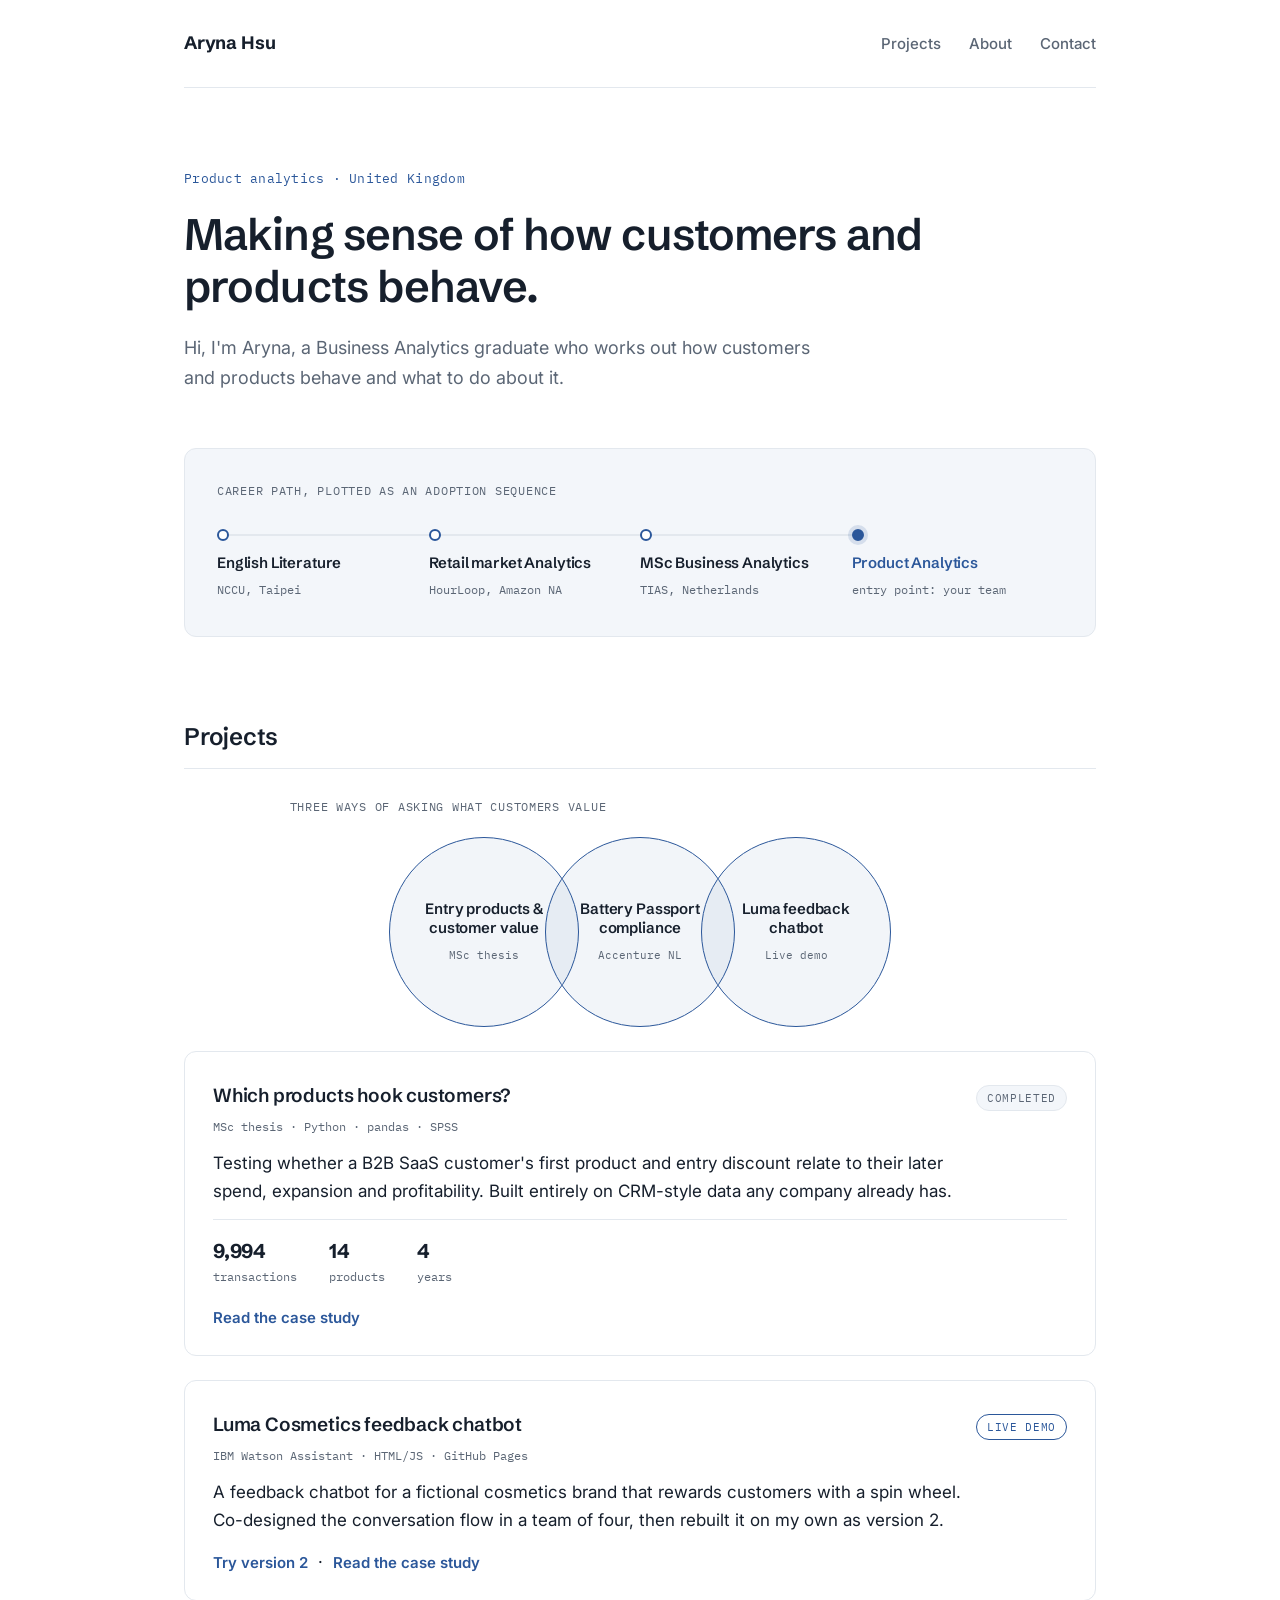
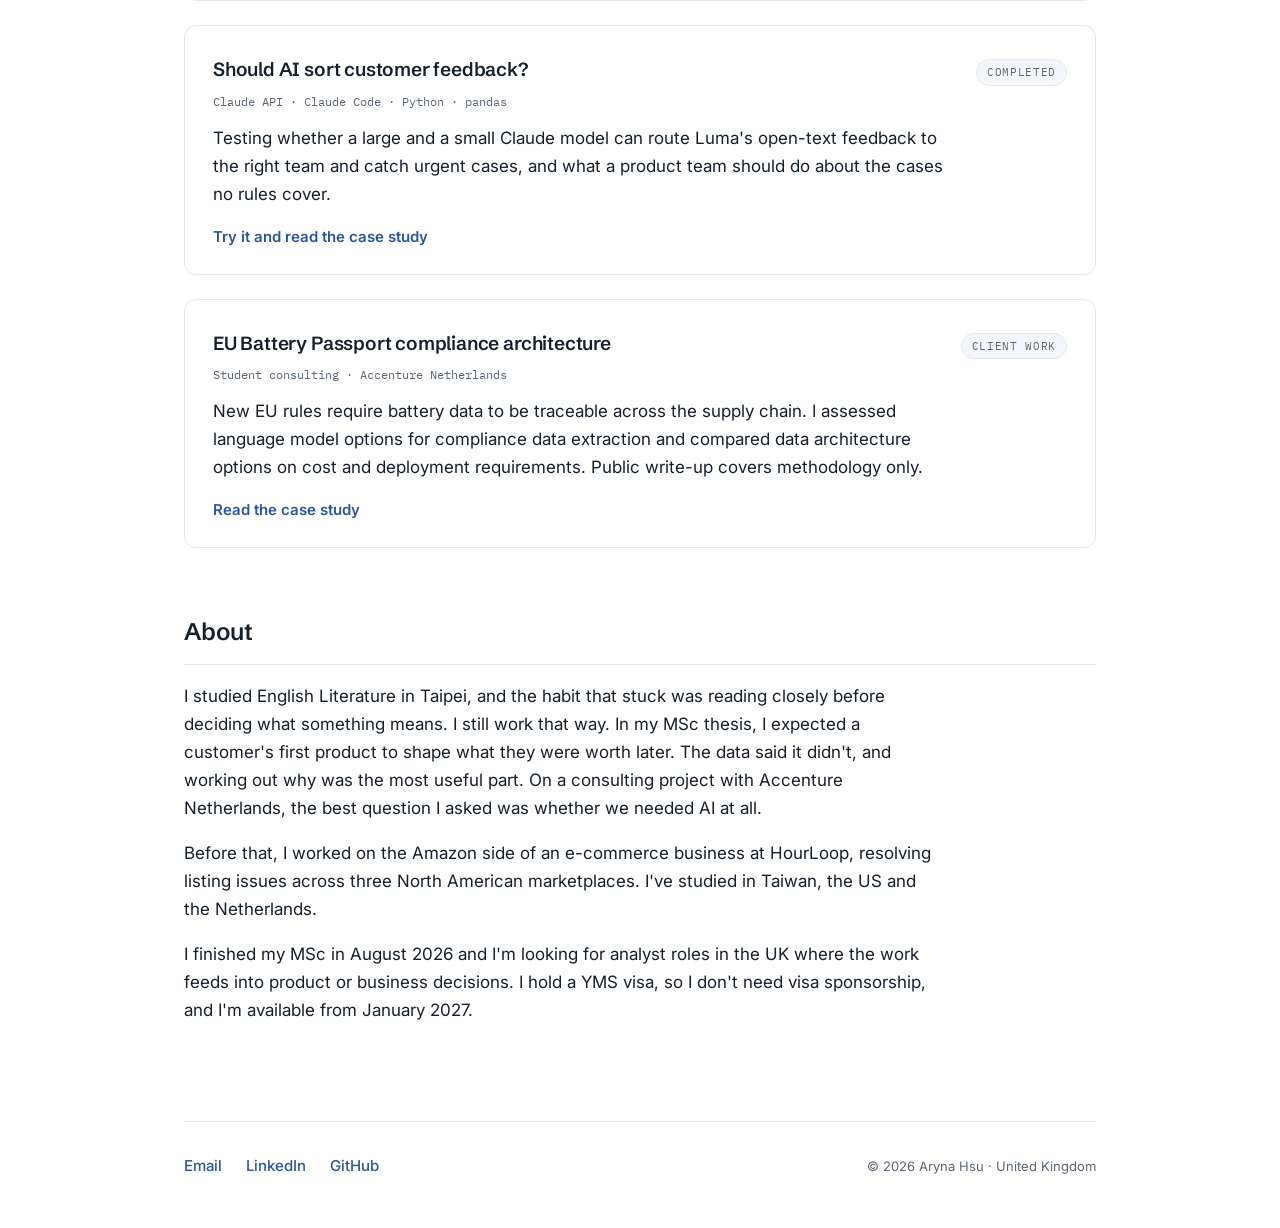
<file: index.html>
<!DOCTYPE html>
<html lang="en">
<head>
  <meta charset="UTF-8">
  <meta name="viewport" content="width=device-width, initial-scale=1.0">
  <title>Aryna Hsu · Product Analytics</title>
  <meta name="description" content="Aryna Hsu, MSc Business Analytics. Product analytics projects on B2B SaaS customer value, EU Battery Passport compliance and customer feedback.">
  <link rel="preconnect" href="https://fonts.googleapis.com">
  <link rel="preconnect" href="https://fonts.gstatic.com" crossorigin>
  <link href="https://fonts.googleapis.com/css2?family=Schibsted+Grotesk:wght@500;600;700&family=Inter:wght@400;500;600&family=IBM+Plex+Mono:wght@400;500&display=swap" rel="stylesheet">
  <link rel="stylesheet" href="style.css">
</head>
<body>

<div class="wrap">

  <header class="site">
    <a class="name" href="index.html">Aryna Hsu</a>
    <nav aria-label="Site">
      <a href="#projects">Projects</a>
      <a href="#about">About</a>
      <a href="#contact">Contact</a>
    </nav>
  </header>

  <main>

    <section class="hero">
      <p class="kicker">Product analytics · United Kingdom</p>
      <h1>Making sense of how customers and products behave.</h1>
      <p class="lede">
        Hi, I'm Aryna, a Business Analytics graduate who works out how customers and products behave and what to do about it.
      </p>
    </section>

    <section class="sequence-band" aria-label="Career path, plotted as an adoption sequence">
      <div class="sequence">
        <p class="seq-caption mono">Career path, plotted as an adoption sequence</p>
        <ol class="seq-track">
          <li class="seq-node">
            <span class="dot" aria-hidden="true"></span>
            <span class="what">English Literature</span>
            <span class="where">NCCU, Taipei</span>
          </li>
          <li class="seq-node">
            <span class="dot" aria-hidden="true"></span>
            <span class="what">Retail market Analytics</span>
            <span class="where">HourLoop, Amazon NA</span>
          </li>
          <li class="seq-node">
            <span class="dot" aria-hidden="true"></span>
            <span class="what">MSc Business Analytics</span>
            <span class="where">TIAS, Netherlands</span>
          </li>
          <li class="seq-node now">
            <span class="dot" aria-hidden="true"></span>
            <span class="what">Product Analytics</span>
            <span class="where">entry point: your team</span>
          </li>
        </ol>
      </div>
    </section>

    <section class="block" id="projects">
      <h2>Projects</h2>

      <p class="venn-caption mono">Three ways of asking what customers value</p>
      <div class="venn" aria-label="Project index">
        <a class="venn-circle" href="#p-thesis">
          <span class="v-title">Entry products &amp; customer value</span>
          <span class="v-meta">MSc thesis</span>
        </a>
        <a class="venn-circle" href="#p-accenture">
          <span class="v-title">Battery Passport compliance</span>
          <span class="v-meta">Accenture NL</span>
        </a>
        <a class="venn-circle" href="#p-luma">
          <span class="v-title">Luma feedback chatbot</span>
          <span class="v-meta">Live demo</span>
        </a>
      </div>

      <article class="project" id="p-thesis">
        <div class="project-head">
          <h3><a href="projects/saas-adoption-sequences.html">Which products hook customers?</a></h3>
          <span class="badge mono">Completed</span>
        </div>
        <p class="meta mono">MSc thesis · Python · pandas · SPSS</p>
        <p>
          Testing whether a B2B SaaS customer's first product and entry discount
          relate to their later spend, expansion and profitability.
          Built entirely on CRM-style data any company already has.
        </p>
        <ul class="stats mono" aria-label="Dataset at a glance">
          <li><strong>9,994</strong> transactions</li>
          <li><strong>14</strong> products</li>
          <li><strong>4</strong> years</li>
        </ul>
        <p class="links"><a href="projects/saas-adoption-sequences.html">Read the case study</a></p>
       </article>

      <article class="project" id="p-luma">
        <div class="project-head">
                    <h3><a href="projects/luma-chatbot.html">Luma Cosmetics feedback chatbot</a></h3>
          <span class="badge live mono">Live demo</span>
        </div>
        <p class="meta mono">IBM Watson Assistant · HTML/JS · GitHub Pages</p>
        <p>
          A feedback chatbot for a fictional cosmetics brand that rewards customers
          with a spin wheel. Co-designed the conversation flow in a team of four,
          then rebuilt it on my own as version 2.
        </p>
        <p class="links"><a href="https://ahsubi.github.io/feedback_page/v2.html">Try version 2</a> &nbsp;·&nbsp; <a href="projects/luma-chatbot.html">Read the case study</a></p>
      </article>
            <article class="project" id="p-luma-eval">
        <div class="project-head">
          <h3><a href="projects/luma-ai-eval.html">Should AI sort customer feedback?</a></h3>
          <span class="badge mono">Completed</span>
        </div>
        <p class="meta mono">Claude API · Claude Code · Python · pandas</p>
        <p>
          Testing whether a large and a small Claude model can route Luma's open-text
          feedback to the right team and catch urgent cases, and what a product team
          should do about the cases no rules cover.
        </p>
        <p class="links"><a href="projects/luma-ai-eval.html">Try it and read the case study</a></p>
      </article>

      <article class="project" id="p-accenture">
        <div class="project-head">
          <h3><a href="projects/battery-passport.html">EU Battery Passport compliance architecture</a></h3>
          <span class="badge mono">Client work</span>
        </div>
        <p class="meta mono">Student consulting · Accenture Netherlands</p>
        <p>
          New EU rules require battery data to be traceable across the supply chain.
          I assessed language model options for compliance data extraction and
          compared data architecture options on cost and deployment requirements.
          Public write-up covers methodology only.
        </p>
        <p class="links"><a href="projects/battery-passport.html">Read the case study</a></p>
      </article>

    </section>

    <section class="block" id="about">
      <h2>About</h2>
      <p>
       I studied English Literature in Taipei, and the habit that stuck was reading closely before deciding what something means. 
      I still work that way. In my MSc thesis, I expected a customer's first product to shape what they were worth later. 
      The data said it didn't, and working out why was the most useful part. 
      On a consulting project with Accenture Netherlands, the best question I asked was whether we needed AI at all.
      </p>
      <p>
       Before that, I worked on the Amazon side of an e-commerce business at HourLoop, resolving listing issues across three North American marketplaces. 
        I've studied in Taiwan, the US and the Netherlands.
      </p>
      <p>
        I finished my MSc in August 2026 and I'm looking for analyst roles in the UK where the work feeds into product or business decisions. 
        I hold a YMS visa, so I don't need visa sponsorship, and I'm available from January 2027.
      </p>
    </section>

  </main>

  <footer class="site" id="contact">
    <div class="foot-links">
      <a href="mailto:arynahsu@gmail.com">Email</a>
      <a href="https://linkedin.com/in/aryna-hsu-62133b234">LinkedIn</a>
      <a href="https://github.com/ahsuBI">GitHub</a>
    </div>
    <p class="colophon">&copy; 2026 Aryna Hsu · United Kingdom</p>
  </footer>

</div>

</body>
</html>
</file>
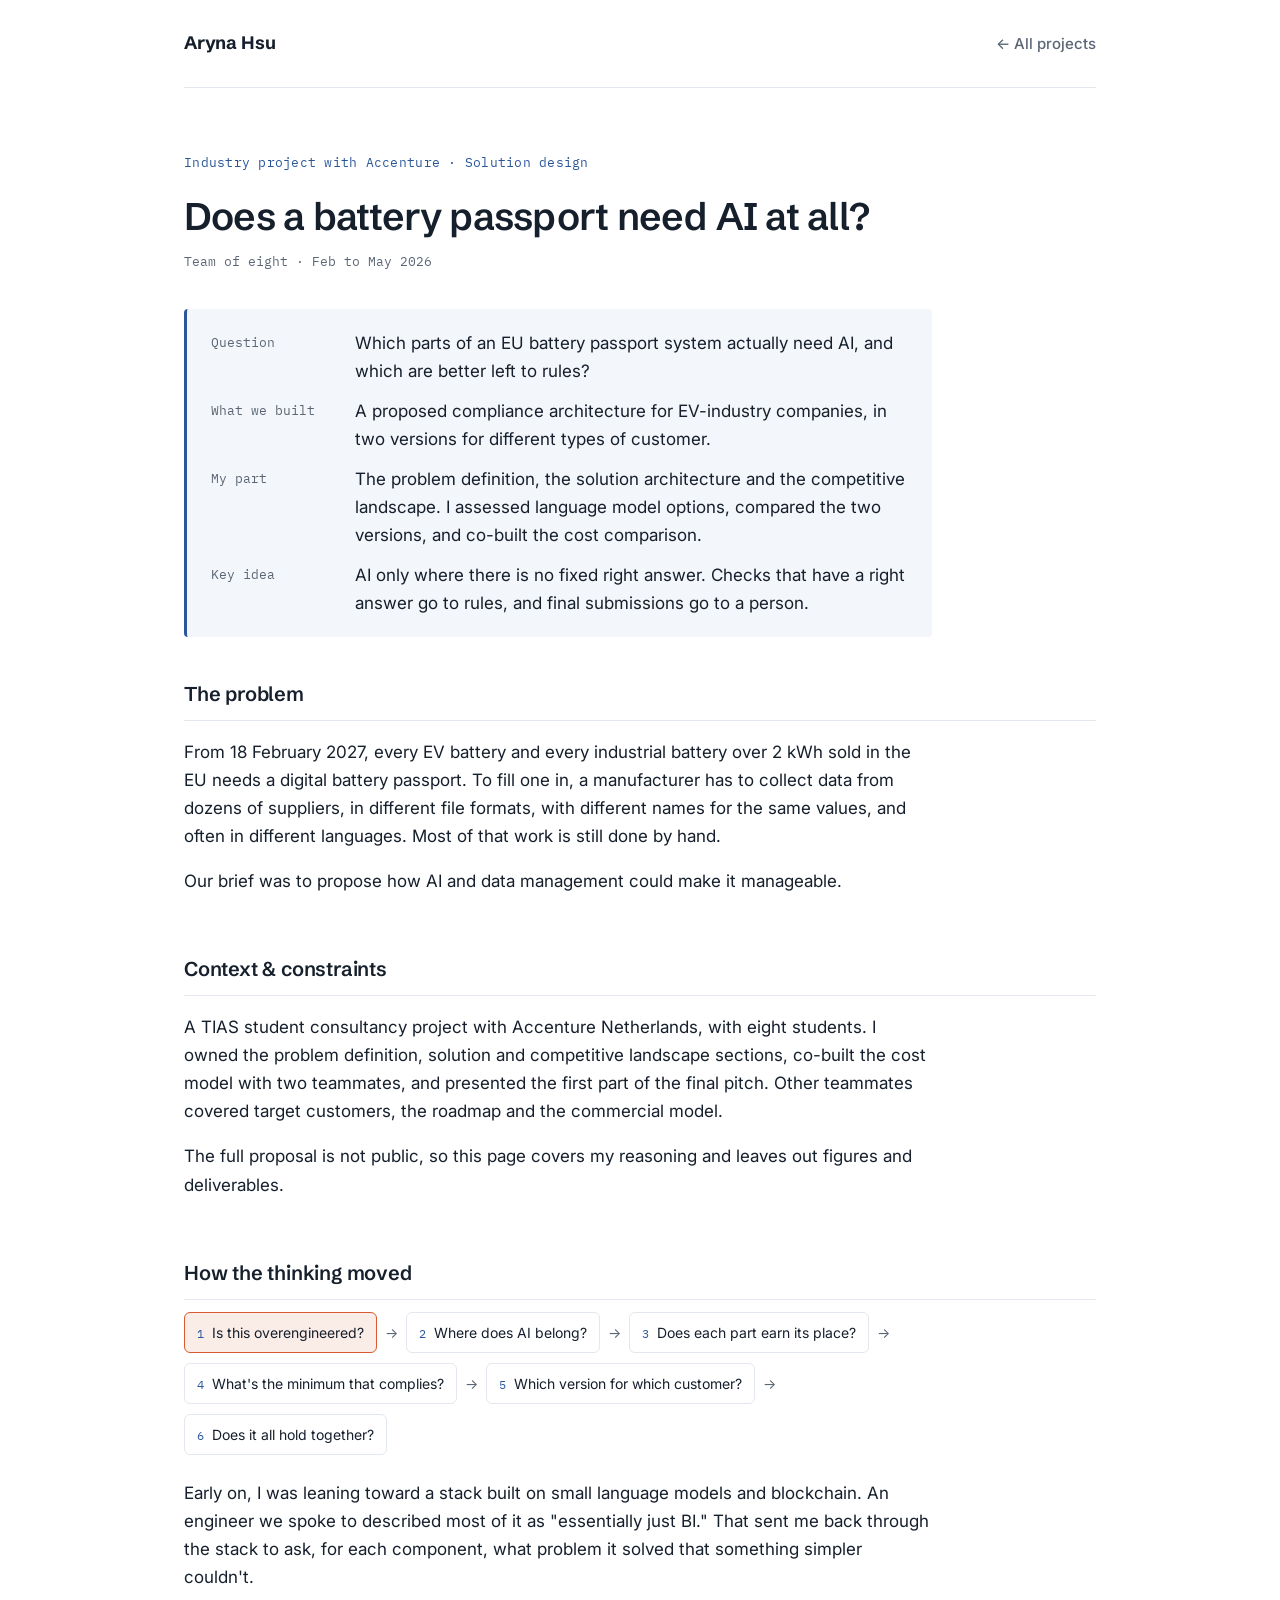
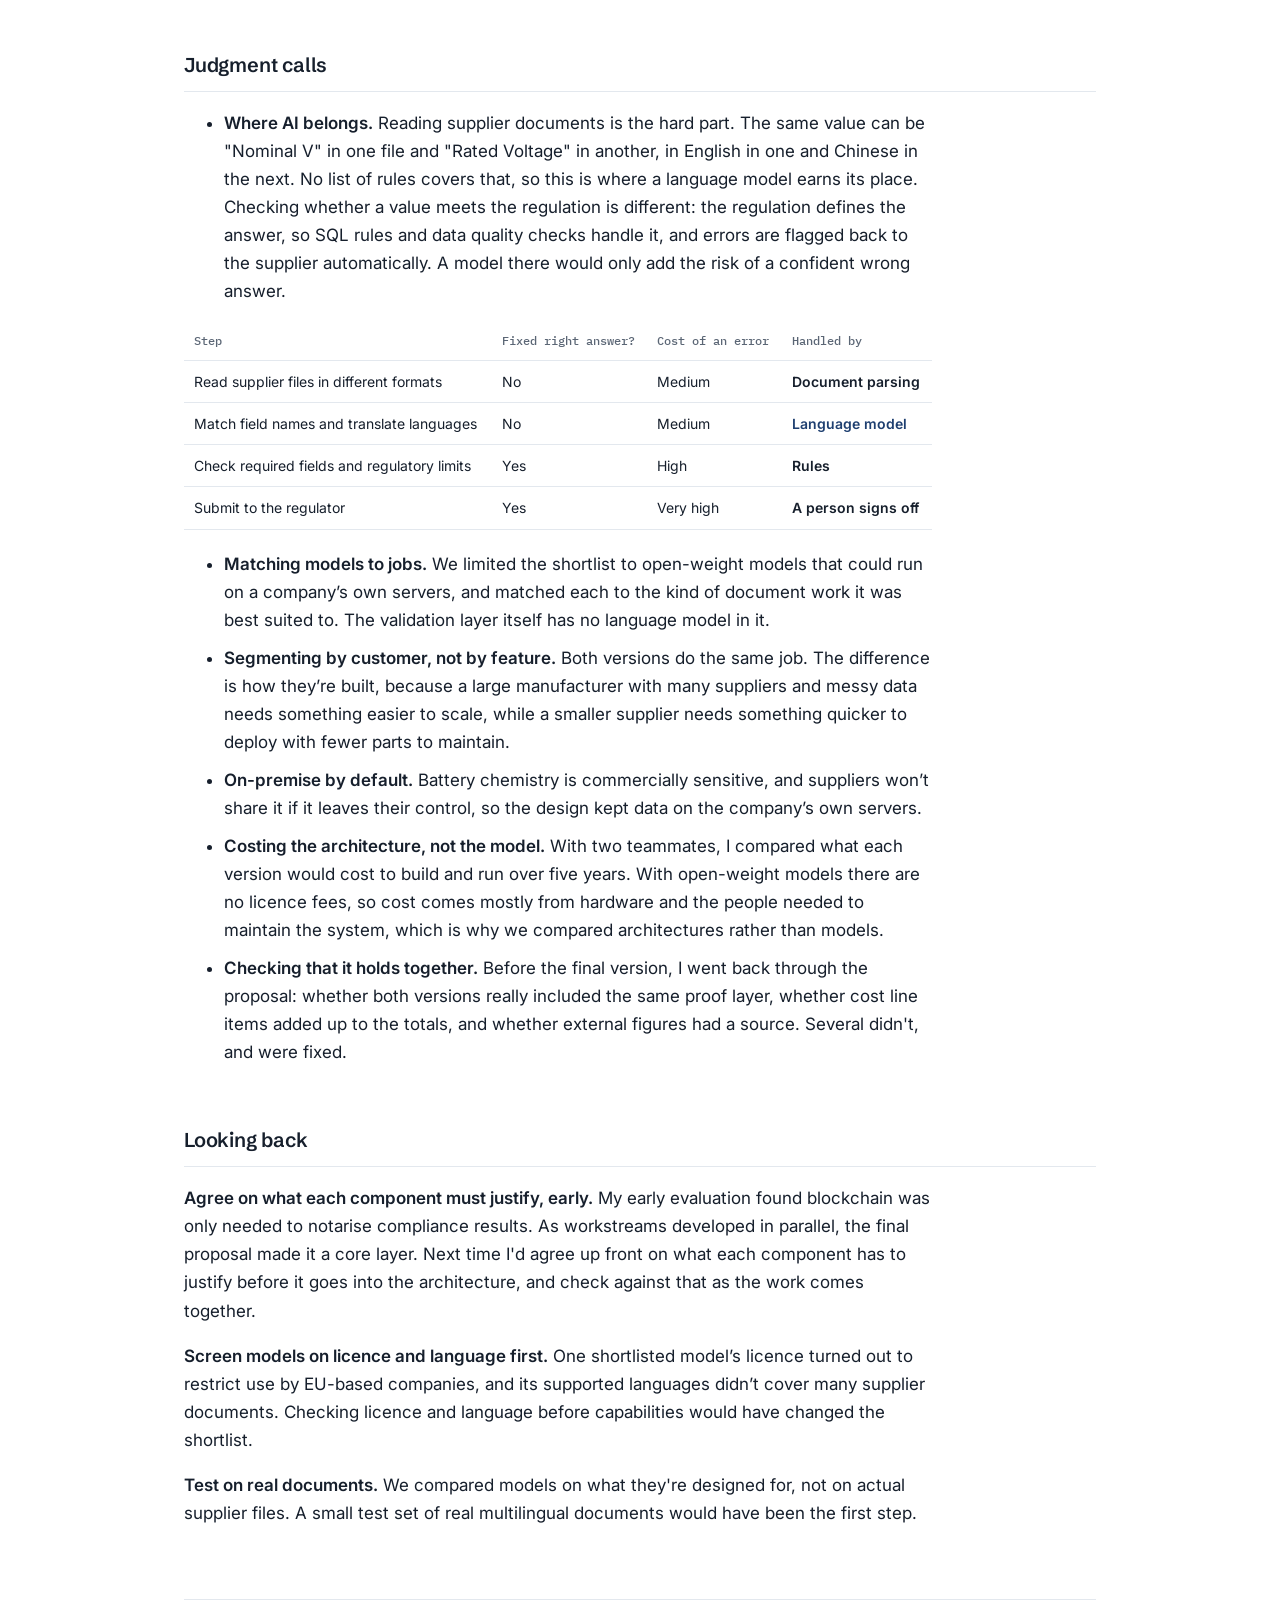
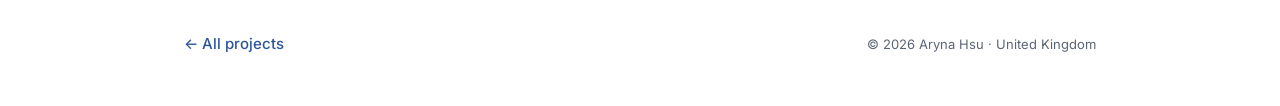
<file: projects/battery-passport.html>
<!DOCTYPE html>
<html lang="en">
<head>
  <meta charset="UTF-8">
  <meta name="viewport" content="width=device-width, initial-scale=1.0">
  <title>EU Battery Passport architecture · Aryna Hsu</title>
  <meta name="description" content="Case study by Aryna Hsu.">
  <link rel="preconnect" href="https://fonts.googleapis.com">
  <link rel="preconnect" href="https://fonts.gstatic.com" crossorigin>
  <link href="https://fonts.googleapis.com/css2?family=Schibsted+Grotesk:wght@500;600;700&family=Inter:wght@400;500;600&family=IBM+Plex+Mono:wght@400;500&display=swap" rel="stylesheet">
  <link rel="stylesheet" href="../style.css">
  <style>
    .case-hero { padding: 64px 0 8px; }
    .case-hero h1 {
      font-family: var(--display); font-weight: 600;
      font-size: clamp(1.6rem, 3.6vw, 2.4rem);
      line-height: 1.2; letter-spacing: -0.02em;
      margin: 0 0 12px; max-width: 24em;
    }
    .case-meta { font-family: var(--mono); font-size: 0.8125rem; color: var(--muted); margin: 0; }
    .case-section { padding: 40px 0 0; }
    .case-section h2 {
      font-family: var(--display); font-weight: 600; font-size: 1.25rem;
      letter-spacing: -0.01em; margin: 0 0 12px;
      padding-bottom: 10px; border-bottom: 1px solid var(--line);
    }
    .case-section p, .case-section ul { max-width: 44em; }
    .case-section li { margin-bottom: 10px; }
    .back { font-size: 0.9375rem; font-weight: 500; }
    .case-foot { margin-top: 64px; }
    strong { font-weight: 600; }
    .tldr { margin: 28px 0 0; padding: 20px 24px; background: var(--tint); border-left: 3px solid var(--accent); border-radius: 4px; max-width: 44em; }
    .tldr dl { margin: 0; display: grid; grid-template-columns: 7.5em 1fr; gap: 12px 16px; }
    .tldr dt { font-family: var(--mono); font-size: 0.8125rem; color: var(--muted); padding-top: 3px; }
    .tldr dd { margin: 0; }
    .chain { list-style: none; padding: 0; margin: 8px 0 24px; display: flex; flex-wrap: wrap; gap: 10px 0; max-width: 44em; counter-reset: step; }
    .chain li { margin: 0; display: flex; align-items: center; font-size: 0.875rem; }
    .chain li span { border: 1px solid var(--line); background: #fff; border-radius: 6px; padding: 8px 12px; counter-increment: step; }
    .chain li span::before { content: counter(step); font-family: var(--mono); font-size: 0.75rem; color: var(--accent); margin-right: 8px; }
    .chain li:not(:last-child)::after { content: "\2192"; color: var(--muted); margin: 0 8px; }
    .chain li.turn span { border-color: #D85A30; background: #FAECE7; }
    .table-wrap { overflow-x: auto; max-width: 44em; margin: 12px 0 20px; }
    table.decide { border-collapse: collapse; width: 100%; font-size: 0.875rem; }
    .decide th, .decide td { text-align: left; padding: 9px 10px; border-bottom: 1px solid var(--line); vertical-align: top; }
    .decide th { font-family: var(--mono); font-weight: 500; font-size: 0.75rem; color: var(--muted); }
    .decide td:last-child { font-weight: 600; }
    .decide tr.ai td:last-child { color: var(--accent-dk); }
    @media (max-width: 560px) {
      .tldr dl { grid-template-columns: 1fr; gap: 2px; }
      .tldr dd { margin-bottom: 12px; }
    }
  </style>
</head>
<body>
<div class="wrap">
  <header class="site">
    <a class="name" href="../index.html">Aryna Hsu</a>
    <nav aria-label="Site">
      <a class="back" href="../index.html#projects">&larr; All projects</a>
    </nav>
  </header>
  <main>
    <section class="case-hero">
      <p class="kicker">Industry project with Accenture · Solution design</p>
      <h1>Does a battery passport need AI at all?</h1>
      <p class="case-meta">Team of eight · Feb to May 2026</p>
    </section>

    <section class="tldr" aria-label="Summary">
      <dl>
        <dt>Question</dt>
        <dd>Which parts of an EU battery passport system actually need AI, and which are better left to rules?</dd>
        <dt>What we built</dt>
        <dd>A proposed compliance architecture for EV-industry companies, in two versions for different types of customer.</dd>
        <dt>My part</dt>
        <dd>The problem definition, the solution architecture and the competitive landscape. I assessed language model options, compared the two versions, and co-built the cost comparison.</dd>
        <dt>Key idea</dt>
        <dd>AI only where there is no fixed right answer. Checks that have a right answer go to rules, and final submissions go to a person.</dd>
      </dl>
    </section>

    <section class="case-section">
      <h2>The problem</h2>
      <p>From 18 February 2027, every EV battery and every industrial battery over 2 kWh sold in the EU needs a digital battery passport. To fill one in, a manufacturer has to collect data from dozens of suppliers, in different file formats, with different names for the same values, and often in different languages. Most of that work is still done by hand.</p>
      <p>Our brief was to propose how AI and data management could make it manageable.</p>
    </section>

    <section class="case-section">
      <h2>Context &amp; constraints</h2>
      <p>A TIAS student consultancy project with Accenture Netherlands, with eight students. I owned the problem definition, solution and competitive landscape sections, co-built the cost model with two teammates, and presented the first part of the final pitch. Other teammates covered target customers, the roadmap and the commercial model.</p>
      <p>The full proposal is not public, so this page covers my reasoning and leaves out figures and deliverables.</p>
    </section>

    <section class="case-section">
      <h2>How the thinking moved</h2>
      <ol class="chain" aria-label="Sequence of questions">
        <li class="turn"><span>Is this overengineered?</span></li>
        <li><span>Where does AI belong?</span></li>
        <li><span>Does each part earn its place?</span></li>
        <li><span>What's the minimum that complies?</span></li>
        <li><span>Which version for which customer?</span></li>
        <li><span>Does it all hold together?</span></li>
      </ol>
      <p>Early on, I was leaning toward a stack built on small language models and blockchain. An engineer we spoke to described most of it as "essentially just BI." That sent me back through the stack to ask, for each component, what problem it solved that something simpler couldn't.</p>
    </section>

    <section class="case-section">
      <h2>Judgment calls</h2>
      <ul>
        <li><strong>Where AI belongs.</strong> Reading supplier documents is the hard part. The same value can be "Nominal V" in one file and "Rated Voltage" in another, in English in one and Chinese in the next. No list of rules covers that, so this is where a language model earns its place. Checking whether a value meets the regulation is different: the regulation defines the answer, so SQL rules and data quality checks handle it, and errors are flagged back to the supplier automatically. A model there would only add the risk of a confident wrong answer.</li>
      </ul>
      <div class="table-wrap">
        <table class="decide">
          <thead>
            <tr><th>Step</th><th>Fixed right answer?</th><th>Cost of an error</th><th>Handled by</th></tr>
          </thead>
          <tbody>
            <tr><td>Read supplier files in different formats</td><td>No</td><td>Medium</td><td>Document parsing</td></tr>
            <tr class="ai"><td>Match field names and translate languages</td><td>No</td><td>Medium</td><td>Language model</td></tr>
            <tr><td>Check required fields and regulatory limits</td><td>Yes</td><td>High</td><td>Rules</td></tr>
            <tr><td>Submit to the regulator</td><td>Yes</td><td>Very high</td><td>A person signs off</td></tr>
          </tbody>
        </table>
      </div>
      <ul>
        <li><strong>Matching models to jobs.</strong> We limited the shortlist to open-weight models that could run on a company’s own servers, and matched each to the kind of document work it was best suited to. The validation layer itself has no language model in it.</li>
        <li><strong>Segmenting by customer, not by feature.</strong> Both versions do the same job. The difference is how they’re built, because a large manufacturer with many suppliers and messy data needs something easier to scale, while a smaller supplier needs something quicker to deploy with fewer parts to maintain.</li>
        <li><strong>On-premise by default.</strong> Battery chemistry is commercially sensitive, and suppliers won’t share it if it leaves their control, so the design kept data on the company’s own servers.</li>
        <li><strong>Costing the architecture, not the model.</strong> With two teammates, I compared what each version would cost to build and run over five years. With open-weight models there are no licence fees, so cost comes mostly from hardware and the people needed to maintain the system, which is why we compared architectures rather than models.</li>
        <li><strong>Checking that it holds together.</strong> Before the final version, I went back through the proposal: whether both versions really included the same proof layer, whether cost line items added up to the totals, and whether external figures had a source. Several didn't, and were fixed.</li>
      </ul>
    </section>

    <section class="case-section">
      <h2>Looking back</h2>
      <p><strong>Agree on what each component must justify, early.</strong> My early evaluation found blockchain was only needed to notarise compliance results. As workstreams developed in parallel, the final proposal made it a core layer. Next time I'd agree up front on what each component has to justify before it goes into the architecture, and check against that as the work comes together.</p>
      <p><strong>Screen models on licence and language first.</strong> One shortlisted model’s licence turned out to restrict use by EU-based companies, and its supported languages didn’t cover many supplier documents. Checking licence and language before capabilities would have changed the shortlist.</p>
      <p><strong>Test on real documents.</strong> We compared models on what they're designed for, not on actual supplier files. A small test set of real multilingual documents would have been the first step.</p>
    </section>
  </main>
  <footer class="site case-foot">
    <div class="foot-links">
      <a href="../index.html#projects">&larr; All projects</a>
    </div>
    <p class="colophon">&copy; 2026 Aryna Hsu · United Kingdom</p>
  </footer>
</div>
</body>
</html>
</file>
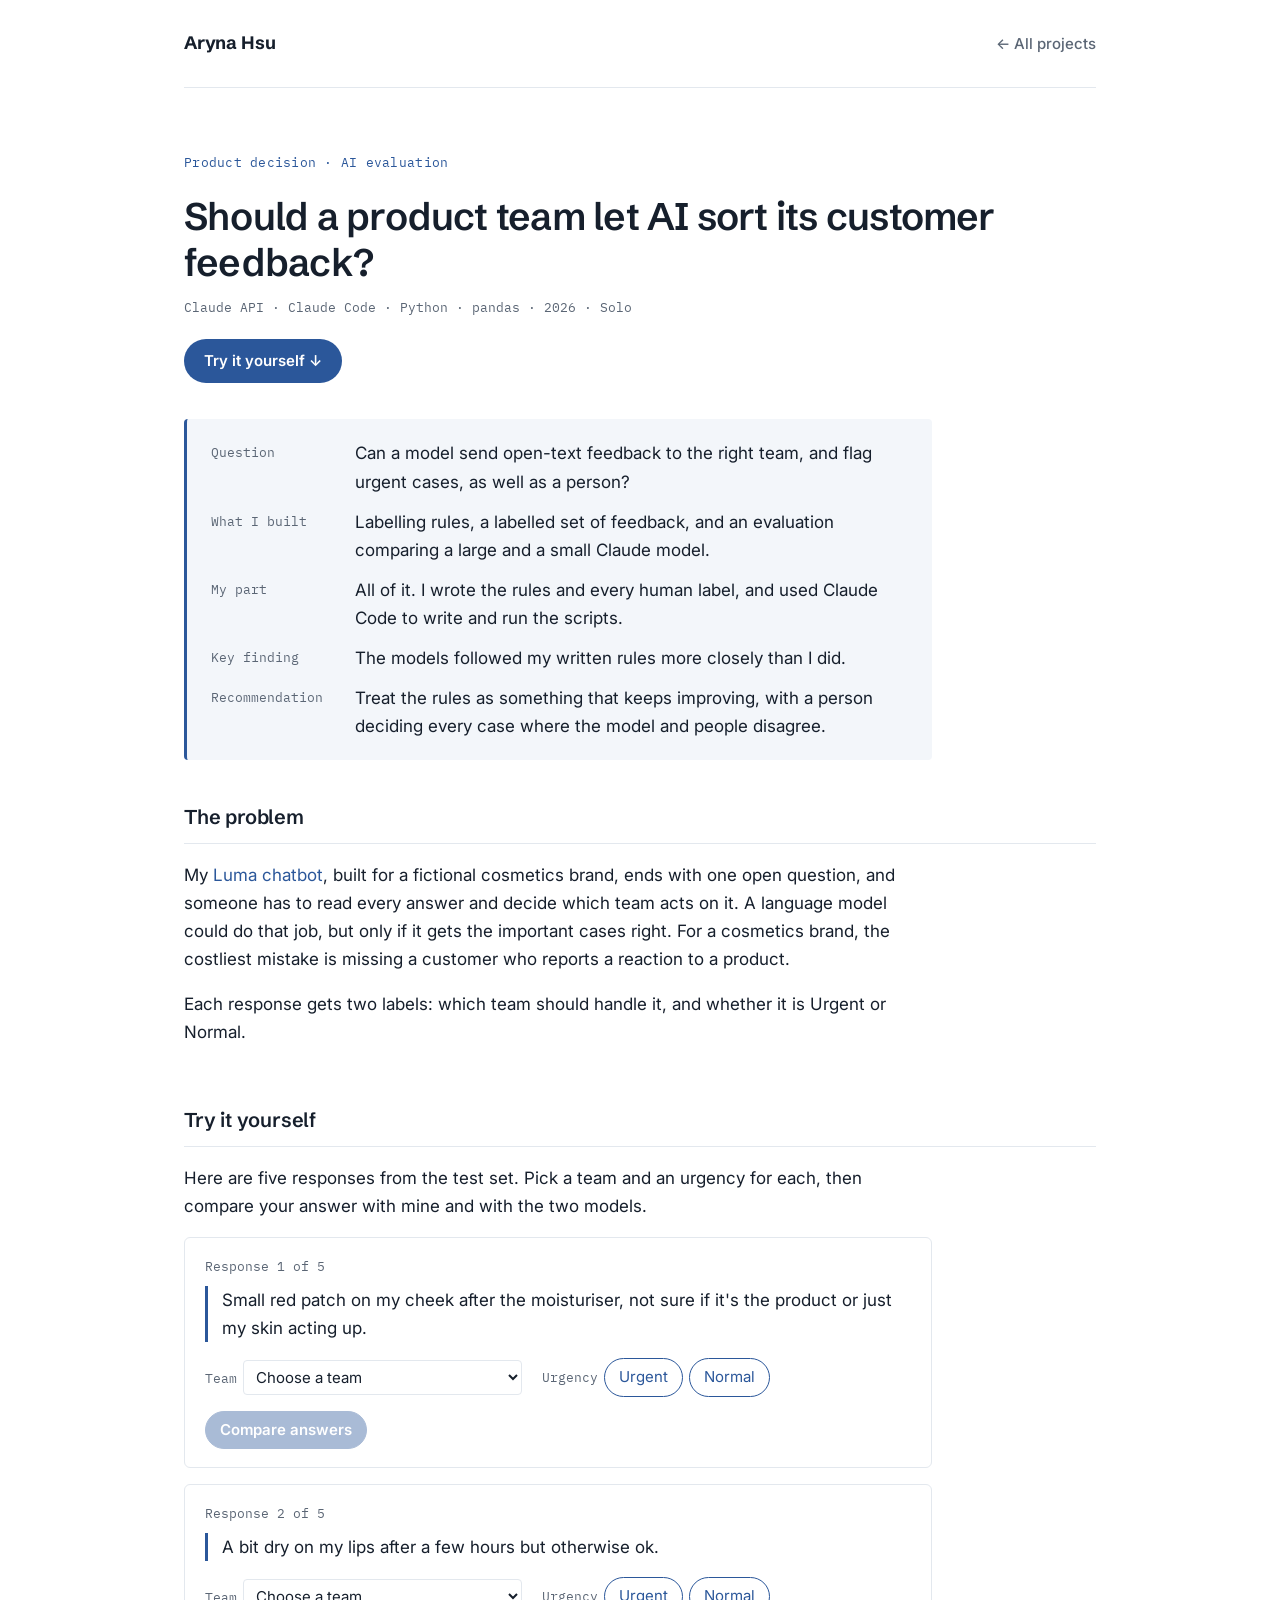
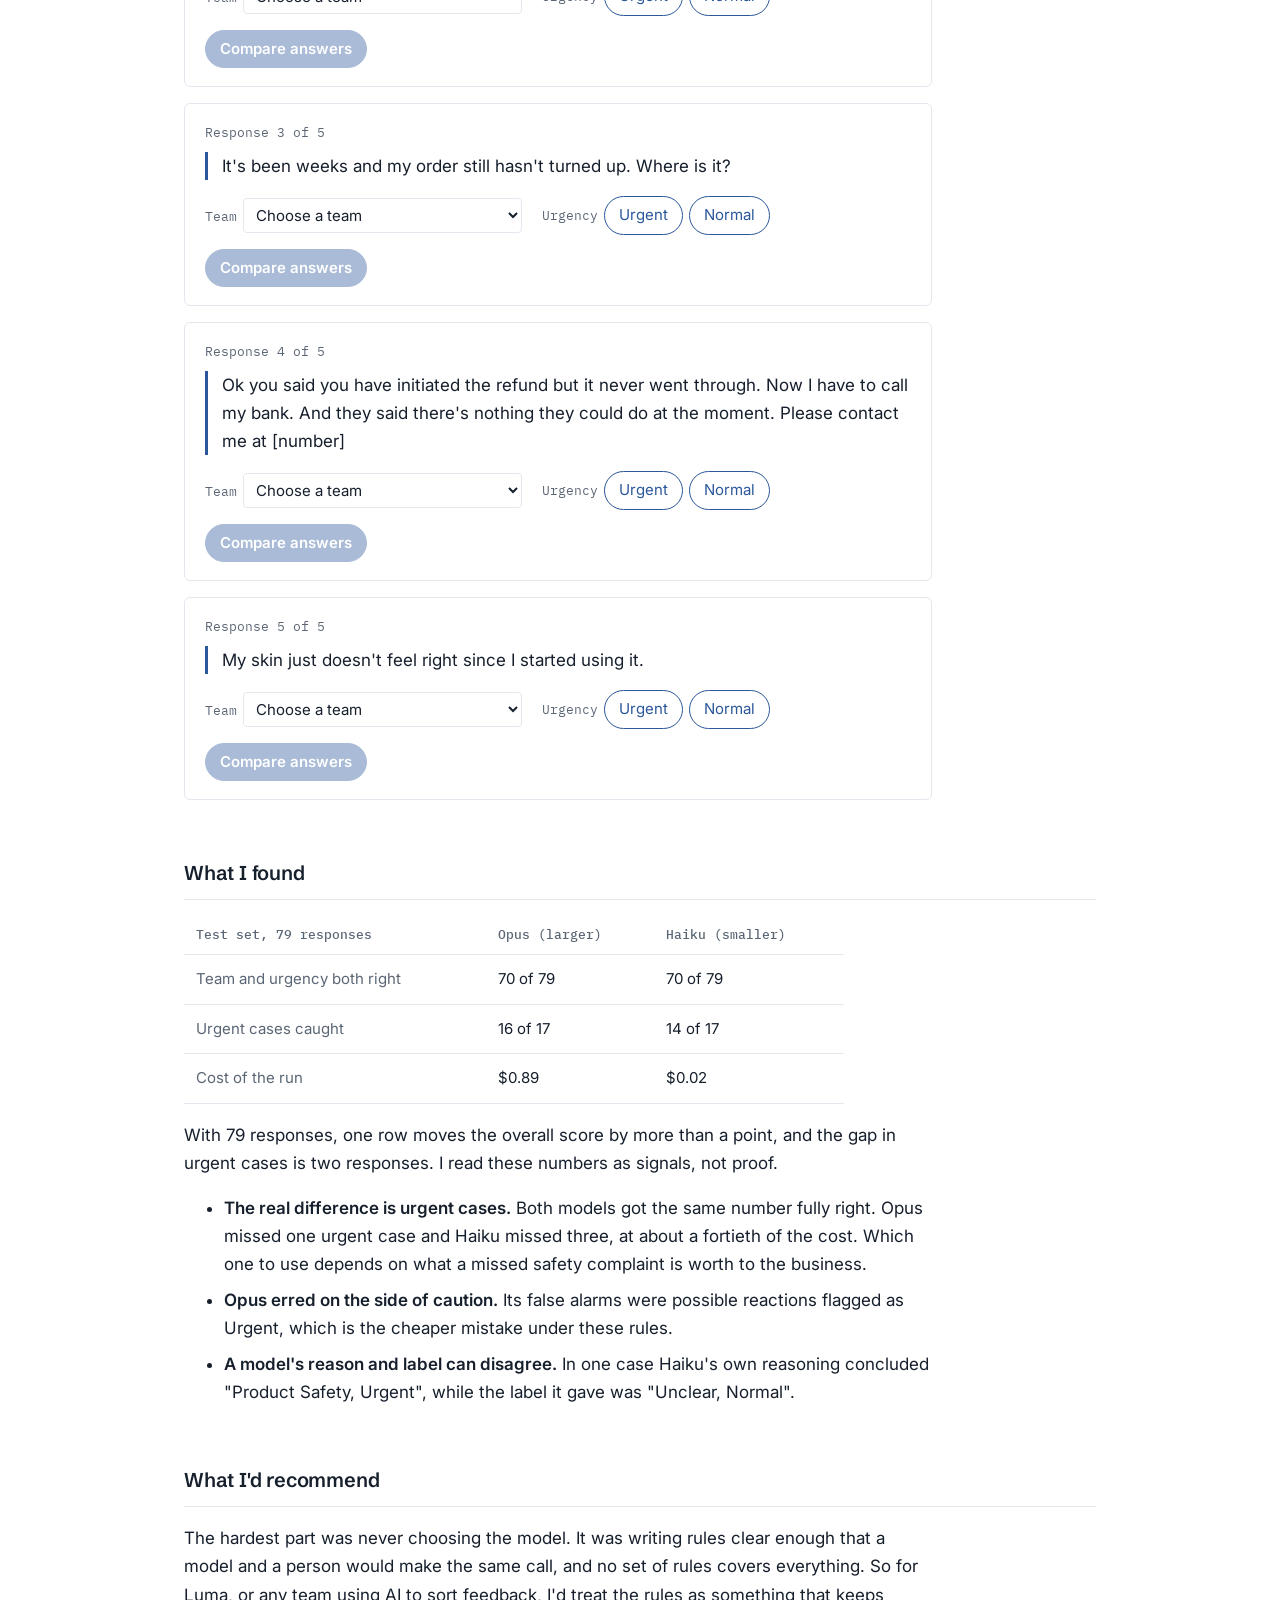
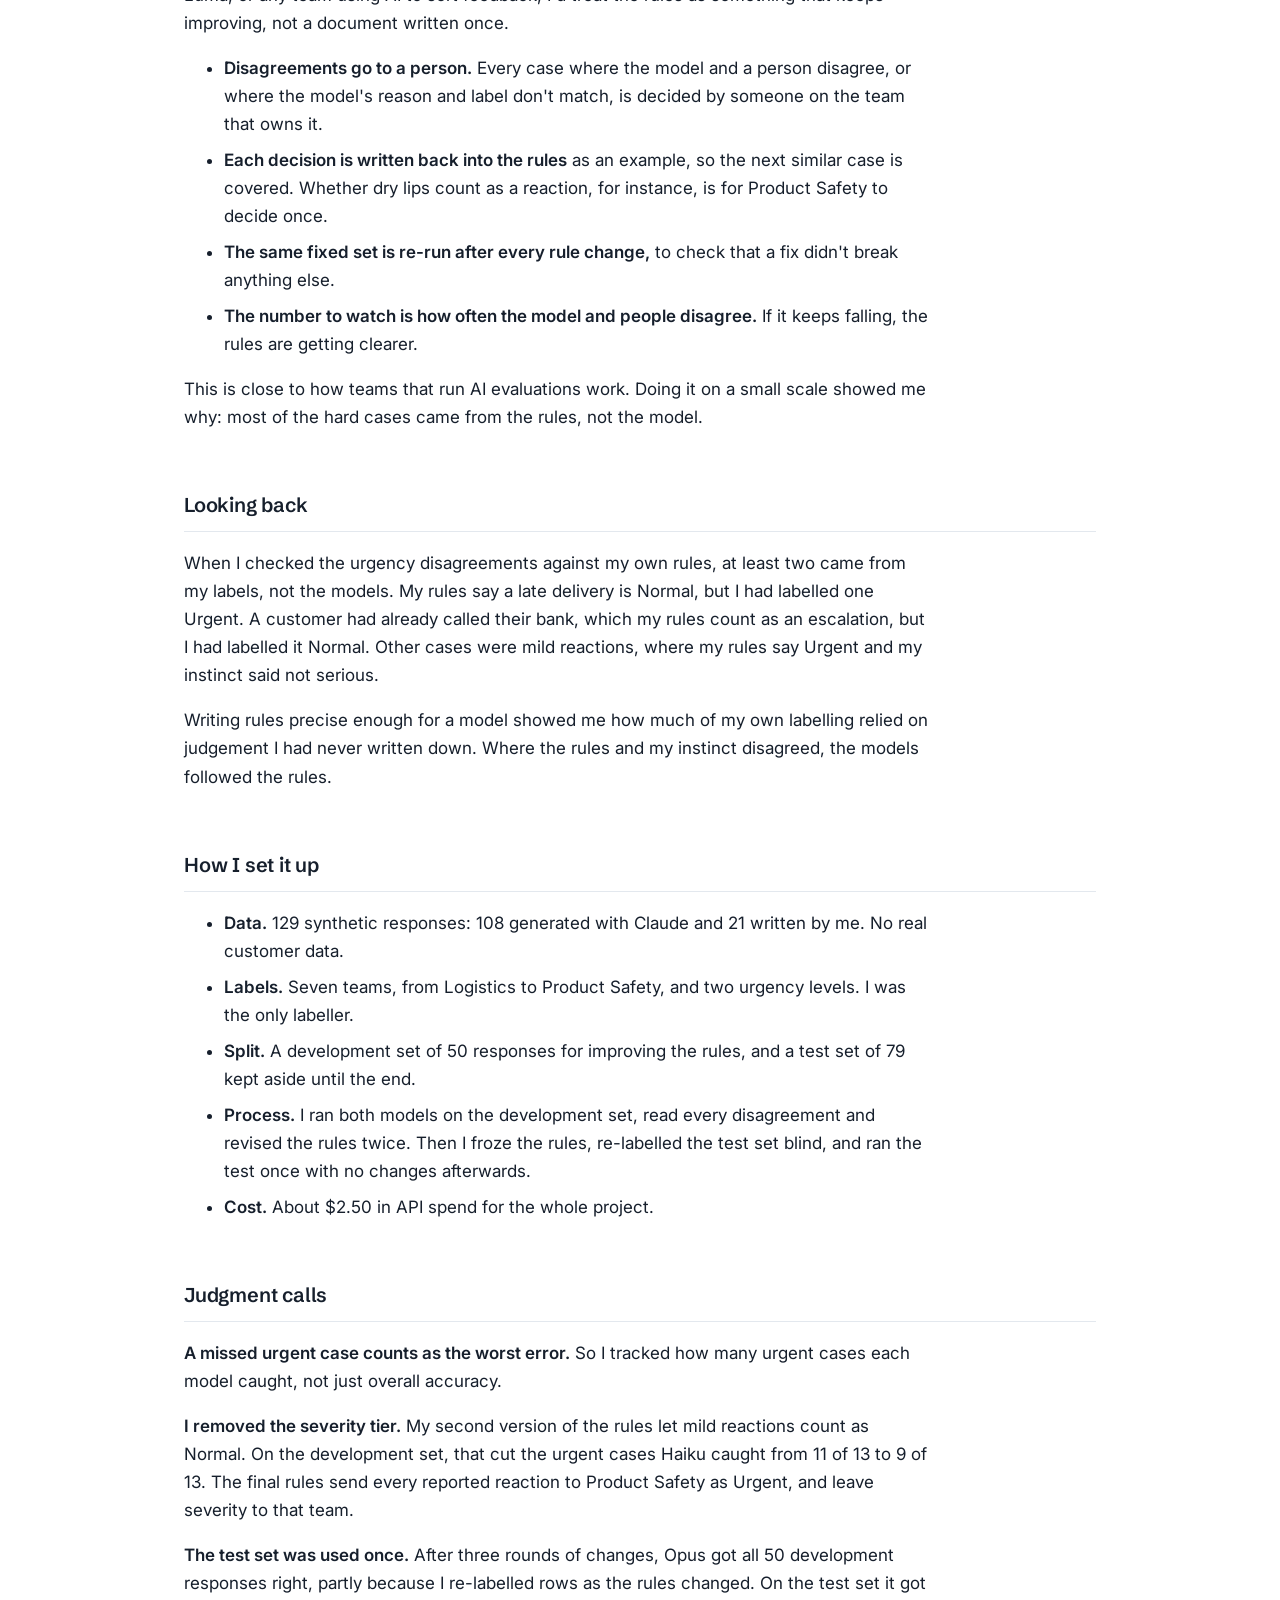
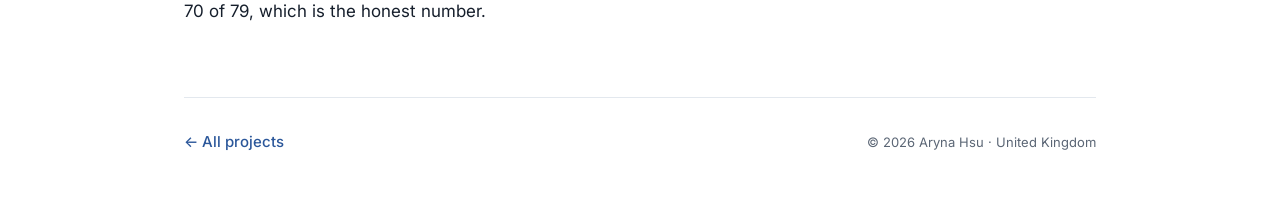
<file: projects/luma-ai-eval.html>
<!DOCTYPE html>
<html lang="en">
<head>
  <meta charset="UTF-8">
  <meta name="viewport" content="width=device-width, initial-scale=1.0">
  <title>Luma AI evaluation · Aryna Hsu</title>
  <meta name="description" content="Case study by Aryna Hsu.">
  <link rel="preconnect" href="https://fonts.googleapis.com">
  <link rel="preconnect" href="https://fonts.gstatic.com" crossorigin>
  <link href="https://fonts.googleapis.com/css2?family=Schibsted+Grotesk:wght@500;600;700&family=Inter:wght@400;500;600&family=IBM+Plex+Mono:wght@400;500&display=swap" rel="stylesheet">
  <link rel="stylesheet" href="../style.css">
  <style>
    .case-hero { padding: 64px 0 8px; }
    .case-hero h1 {
      font-family: var(--display); font-weight: 600;
      font-size: clamp(1.6rem, 3.6vw, 2.4rem);
      line-height: 1.2; letter-spacing: -0.02em;
      margin: 0 0 12px; max-width: 24em;
    }
    .case-meta { font-family: var(--mono); font-size: 0.8125rem; color: var(--muted); margin: 0; }
    .case-section { padding: 40px 0 0; }
    .case-section h2 {
      font-family: var(--display); font-weight: 600; font-size: 1.25rem;
      letter-spacing: -0.01em; margin: 0 0 12px;
      padding-bottom: 10px; border-bottom: 1px solid var(--line);
    }
    .case-section p, .case-section ul { max-width: 44em; }
    .case-section li { margin-bottom: 8px; }
    .back { font-size: 0.9375rem; font-weight: 500; }
    .case-foot { margin-top: 64px; }
    strong { font-weight: 600; }
    .tldr { margin: 28px 0 0; padding: 20px 24px; background: var(--tint); border-left: 3px solid var(--accent); border-radius: 4px; max-width: 44em; }
    .tldr dl { margin: 0; display: grid; grid-template-columns: 7.5em 1fr; gap: 12px 16px; }
    .tldr dt { font-family: var(--mono); font-size: 0.8125rem; color: var(--muted); padding-top: 3px; }
    .tldr dd { margin: 0; }
    .demo-btn { display: inline-block; margin-top: 20px; background: var(--accent); color: #fff; padding: 10px 20px; border-radius: 999px; font-weight: 600; font-size: 0.9375rem; border-bottom: 0; }
    .demo-btn:hover { background: var(--accent-dk); color: #fff; border-bottom: 0; }
    .compare { width: 100%; max-width: 44em; border-collapse: collapse; margin: 16px 0; font-size: 0.9375rem; }
    .compare th { font-family: var(--mono); font-size: 0.8125rem; font-weight: 500; color: var(--muted); text-align: left; padding: 8px 12px; border-bottom: 1px solid var(--line); }
    .compare td { padding: 12px; border-bottom: 1px solid var(--line); vertical-align: top; }
    .compare td:first-child { color: var(--muted); }

    /* Try it yourself */
    .cases { max-width: 44em; }
    .case { border: 1px solid var(--line); border-radius: 6px; padding: 18px 20px; margin: 16px 0; }
    .case .num { font-family: var(--mono); font-size: 0.8125rem; color: var(--muted); margin: 0 0 8px; }
    .case blockquote { margin: 0 0 16px; padding: 0 0 0 14px; border-left: 3px solid var(--accent); font-size: 1.0625rem; }
    .pick { display: flex; flex-wrap: wrap; gap: 12px 20px; align-items: center; }
    .pick label { font-family: var(--mono); font-size: 0.8125rem; color: var(--muted); margin-right: 6px; }
    .pick select { font: inherit; font-size: 0.9375rem; padding: 6px 8px; border: 1px solid var(--line); border-radius: 4px; background: #fff; color: var(--ink); }
    .urg { display: inline-flex; gap: 6px; }
    .urg button, .reveal { font: inherit; font-size: 0.9375rem; padding: 6px 14px; border-radius: 999px; border: 1px solid var(--accent); background: #fff; color: var(--accent); cursor: pointer; }
    .urg button[aria-pressed="true"] { background: var(--accent); color: #fff; }
    .reveal { background: var(--accent); color: #fff; font-weight: 600; margin-top: 14px; }
    .reveal:hover { background: var(--accent-dk); }
    .reveal:disabled { opacity: 0.4; cursor: default; }
    .answer { margin-top: 16px; }
    .answer table { width: 100%; border-collapse: collapse; font-size: 0.9375rem; }
    .answer th { font-family: var(--mono); font-size: 0.8125rem; font-weight: 500; color: var(--muted); text-align: left; padding: 6px 8px; border-bottom: 1px solid var(--line); }
    .answer td { padding: 8px; border-bottom: 1px solid var(--line); vertical-align: top; }
    .answer td.who { font-family: var(--mono); font-size: 0.8125rem; color: var(--muted); white-space: nowrap; }
    .answer .why { display: block; font-size: 0.875rem; color: var(--muted); margin-top: 2px; }
    .answer .rule { margin: 12px 0 0; padding: 10px 14px; background: var(--tint); border-radius: 4px; font-size: 0.9375rem; }
    .answer .lesson { margin: 10px 0 0; font-size: 0.9375rem; }
    @media (max-width: 560px) {
      .tldr dl { grid-template-columns: 1fr; gap: 2px; }
      .tldr dd { margin-bottom: 12px; }
      .answer td.who { white-space: normal; }
    }
  </style>
</head>
<body>
<div class="wrap">
  <header class="site">
    <a class="name" href="../index.html">Aryna Hsu</a>
    <nav aria-label="Site">
      <a class="back" href="../index.html#projects">&larr; All projects</a>
    </nav>
  </header>
  <main>
    <section class="case-hero">
      <p class="kicker">Product decision · AI evaluation</p>
      <h1>Should a product team let AI sort its customer feedback?</h1>
      <p class="case-meta">Claude API · Claude Code · Python · pandas · 2026 · Solo</p>
      <a class="demo-btn" href="#try">Try it yourself &darr;</a>
    </section>

    <section class="tldr" aria-label="Summary">
      <dl>
        <dt>Question</dt>
        <dd>Can a model send open-text feedback to the right team, and flag urgent cases, as well as a person?</dd>
        <dt>What I built</dt>
        <dd>Labelling rules, a labelled set of feedback, and an evaluation comparing a large and a small Claude model.</dd>
        <dt>My part</dt>
        <dd>All of it. I wrote the rules and every human label, and used Claude Code to write and run the scripts.</dd>
        <dt>Key finding</dt>
        <dd>The models followed my written rules more closely than I did.</dd>
        <dt>Recommendation</dt>
        <dd>Treat the rules as something that keeps improving, with a person deciding every case where the model and people disagree.</dd>
      </dl>
    </section>

    <section class="case-section">
      <h2>The problem</h2>
      <p>My <a href="luma-chatbot.html">Luma chatbot</a>, built for a fictional cosmetics brand, ends with one open question, and someone has to read every answer and decide which team acts on it. A language model could do that job, but only if it gets the important cases right. For a cosmetics brand, the costliest mistake is missing a customer who reports a reaction to a product.</p>
      <p>Each response gets two labels: which team should handle it, and whether it is Urgent or Normal.</p>
    </section>

    <section class="case-section" id="try">
      <h2>Try it yourself</h2>
      <p>Here are five responses from the test set. Pick a team and an urgency for each, then compare your answer with mine and with the two models.</p>
      <div class="cases" id="cases"></div>
    </section>

    <section class="case-section">
      <h2>What I found</h2>
      <table class="compare">
        <thead><tr><th>Test set, 79 responses</th><th>Opus (larger)</th><th>Haiku (smaller)</th></tr></thead>
        <tbody>
          <tr><td>Team and urgency both right</td><td>70 of 79</td><td>70 of 79</td></tr>
          <tr><td>Urgent cases caught</td><td>16 of 17</td><td>14 of 17</td></tr>
          <tr><td>Cost of the run</td><td>$0.89</td><td>$0.02</td></tr>
        </tbody>
      </table>
      <p>With 79 responses, one row moves the overall score by more than a point, and the gap in urgent cases is two responses. I read these numbers as signals, not proof.</p>
      <ul>
        <li><strong>The real difference is urgent cases.</strong> Both models got the same number fully right. Opus missed one urgent case and Haiku missed three, at about a fortieth of the cost. Which one to use depends on what a missed safety complaint is worth to the business.</li>
        <li><strong>Opus erred on the side of caution.</strong> Its false alarms were possible reactions flagged as Urgent, which is the cheaper mistake under these rules.</li>
        <li><strong>A model's reason and label can disagree.</strong> In one case Haiku's own reasoning concluded "Product Safety, Urgent", while the label it gave was "Unclear, Normal".</li>
      </ul>
    </section>

    <section class="case-section">
      <h2>What I'd recommend</h2>
      <p>The hardest part was never choosing the model. It was writing rules clear enough that a model and a person would make the same call, and no set of rules covers everything. So for Luma, or any team using AI to sort feedback, I'd treat the rules as something that keeps improving, not a document written once.</p>
      <ul>
        <li><strong>Disagreements go to a person.</strong> Every case where the model and a person disagree, or where the model's reason and label don't match, is decided by someone on the team that owns it.</li>
        <li><strong>Each decision is written back into the rules</strong> as an example, so the next similar case is covered. Whether dry lips count as a reaction, for instance, is for Product Safety to decide once.</li>
        <li><strong>The same fixed set is re-run after every rule change,</strong> to check that a fix didn't break anything else.</li>
        <li><strong>The number to watch is how often the model and people disagree.</strong> If it keeps falling, the rules are getting clearer.</li>
      </ul>
      <p>This is close to how teams that run AI evaluations work. Doing it on a small scale showed me why: most of the hard cases came from the rules, not the model.</p>
    </section>

    <section class="case-section">
      <h2>Looking back</h2>
      <p>When I checked the urgency disagreements against my own rules, at least two came from my labels, not the models. My rules say a late delivery is Normal, but I had labelled one Urgent. A customer had already called their bank, which my rules count as an escalation, but I had labelled it Normal. Other cases were mild reactions, where my rules say Urgent and my instinct said not serious.</p>
      <p>Writing rules precise enough for a model showed me how much of my own labelling relied on judgement I had never written down. Where the rules and my instinct disagreed, the models followed the rules.</p>
    </section>

    <section class="case-section">
      <h2>How I set it up</h2>
      <ul>
        <li><strong>Data.</strong> 129 synthetic responses: 108 generated with Claude and 21 written by me. No real customer data.</li>
        <li><strong>Labels.</strong> Seven teams, from Logistics to Product Safety, and two urgency levels. I was the only labeller.</li>
        <li><strong>Split.</strong> A development set of 50 responses for improving the rules, and a test set of 79 kept aside until the end.</li>
        <li><strong>Process.</strong> I ran both models on the development set, read every disagreement and revised the rules twice. Then I froze the rules, re-labelled the test set blind, and ran the test once with no changes afterwards.</li>
        <li><strong>Cost.</strong> About $2.50 in API spend for the whole project.</li>
      </ul>
    </section>

    <section class="case-section">
      <h2>Judgment calls</h2>
      <p><strong>A missed urgent case counts as the worst error.</strong> So I tracked how many urgent cases each model caught, not just overall accuracy.</p>
      <p><strong>I removed the severity tier.</strong> My second version of the rules let mild reactions count as Normal. On the development set, that cut the urgent cases Haiku caught from 11 of 13 to 9 of 13. The final rules send every reported reaction to Product Safety as Urgent, and leave severity to that team.</p>
      <p><strong>The test set was used once.</strong> After three rounds of changes, Opus got all 50 development responses right, partly because I re-labelled rows as the rules changed. On the test set it got 70 of 79, which is the honest number.</p>
    </section>
  </main>
  <footer class="site case-foot">
    <div class="foot-links">
      <a href="../index.html#projects">&larr; All projects</a>
    </div>
    <p class="colophon">&copy; 2026 Aryna Hsu · United Kingdom</p>
  </footer>
</div>

<script>
  var TEAMS = ["Logistics", "Product Quality", "Product Safety", "Finance (Payments & Refunds)", "Customer Service", "Positive, suggestions or no action", "Unclear"];

  var CASES = [
    {
      text: "Small red patch on my cheek after the moisturiser, not sure if it's the product or just my skin acting up.",
      me:    ["Product Safety", "Urgent"],
      opus:  ["Product Safety", "Urgent", "A red patch after use is a physical reaction, so it goes to Product Safety as Urgent even though the customer is unsure of the cause."],
      haiku: ["Product Safety", "Urgent", "A red patch after use is a physical reaction, which is Urgent however mild it sounds."],
      rule:  "Any reported physical reaction after use goes to Product Safety as Urgent, however mild it sounds.",
      lesson: "A warm-up. The rule is clear, and all three of us agree."
    },
    {
      text: "A bit dry on my lips after a few hours but otherwise ok.",
      me:    ["Product Quality", "Normal"],
      opus:  ["Product Safety", "Urgent", "Dry lips after use may be a physical reaction, and uncertain health cases count as Urgent, regardless of the mild tone."],
      haiku: ["Product Quality", "Normal", "Dryness is a product effect not meeting expectations, not a reaction such as redness, itching or swelling."],
      rule:  "Any physical reaction is Urgent, regardless of how mild it sounds. If unsure whether it is a health issue, label it Urgent.",
      lesson: "My instinct said dry lips are not a safety issue, and Haiku agreed. Opus read my rule literally. My rules never said whether dryness counts as a reaction."
    },
    {
      text: "It's been weeks and my order still hasn't turned up. Where is it?",
      me:    ["Logistics", "Urgent"],
      opus:  ["Logistics", "Normal", "A late delivery goes to Logistics, and waiting time only counts toward urgency for refunds."],
      haiku: ["Logistics", "Normal", "Non-delivery after weeks is a Logistics issue, and waiting time only makes refunds Urgent."],
      rule:  "Waiting time only counts for refunds. A late delivery is Normal unless another urgency rule applies.",
      lesson: "Both models quoted my own rule back to me. My label was the one that did not follow it."
    },
    {
      text: "Ok you said you have initiated the refund but it never went through. Now I have to call my bank. And they said there's nothing they could do at the moment. Please contact me at [number]",
      me:    ["Finance (Payments & Refunds)", "Normal"],
      opus:  ["Finance (Payments & Refunds)", "Urgent", "The customer contacted their bank about the refund, which counts as an escalation."],
      haiku: ["Finance (Payments & Refunds)", "Urgent", "Contacting a bank about a payment is an escalation under the rules, and the main issue is a refund."],
      rule:  "Escalation is Urgent, including contacting a bank or card provider about a payment.",
      lesson: "Reading it again, the customer had clearly already called their bank. The models were right and my label was not."
    },
    {
      text: "My skin just doesn't feel right since I started using it.",
      me:    ["Product Safety", "Urgent"],
      opus:  ["Product Safety", "Urgent", "A vague skin complaint after use may be a reaction, so it is treated as a health or safety issue."],
      haiku: ["Unclear", "Normal", "Too vague to assign a team; because it may describe a physical reaction, it should be treated as a health or safety issue, which gives Product Safety and Urgent."],
      rule:  "If a response is too vague to assign a team but may describe a physical reaction, label it Product Safety and Urgent.",
      lesson: "Read Haiku's reason to the end. It reaches the right answer, then gives a different label. A simple check for this kind of mismatch would catch it."
    }
  ];

  function esc(s) {
    return s.replace(/&/g, "&amp;").replace(/</g, "&lt;").replace(/>/g, "&gt;").replace(/"/g, "&quot;");
  }

  function row(who, label, why, mine) {
    var match = mine ? (label[0] === mine[0] && label[1] === mine[1]) : null;
    var mark = match === null ? "" : (match ? " &#10003;" : "");
    return "<tr><td class=\"who\">" + who + "</td><td>" + esc(label[0]) + ", <strong>" + esc(label[1]) + "</strong>" + mark +
      (why ? "<span class=\"why\">" + esc(why) + "</span>" : "") + "</td></tr>";
  }

  var box = document.getElementById("cases");
  CASES.forEach(function (c, i) {
    var el = document.createElement("div");
    el.className = "case";
    var opts = "<option value=\"\">Choose a team</option>" + TEAMS.map(function (t) {
      return "<option>" + esc(t) + "</option>";
    }).join("");
    el.innerHTML =
      "<p class=\"num\">Response " + (i + 1) + " of " + CASES.length + "</p>" +
      "<blockquote>" + esc(c.text) + "</blockquote>" +
      "<div class=\"pick\">" +
        "<span><label for=\"t" + i + "\">Team</label><select id=\"t" + i + "\">" + opts + "</select></span>" +
        "<span><label>Urgency</label><span class=\"urg\" role=\"group\" aria-label=\"Urgency\">" +
          "<button type=\"button\" aria-pressed=\"false\">Urgent</button>" +
          "<button type=\"button\" aria-pressed=\"false\">Normal</button>" +
        "</span></span>" +
      "</div>" +
      "<button type=\"button\" class=\"reveal\" disabled>Compare answers</button>" +
      "<div class=\"answer\" hidden></div>";
    box.appendChild(el);

    var sel = el.querySelector("select");
    var urgBtns = el.querySelectorAll(".urg button");
    var reveal = el.querySelector(".reveal");
    var ans = el.querySelector(".answer");
    var urg = "";

    function ready() { reveal.disabled = !(sel.value && urg); }
    sel.addEventListener("change", ready);
    urgBtns.forEach(function (b) {
      b.addEventListener("click", function () {
        urgBtns.forEach(function (o) { o.setAttribute("aria-pressed", "false"); });
        b.setAttribute("aria-pressed", "true");
        urg = b.textContent;
        ready();
      });
    });
    reveal.addEventListener("click", function () {
      var you = [sel.value, urg];
      ans.innerHTML =
        "<table><thead><tr><th></th><th>Team, urgency <span style=\"font-weight:400\">(&#10003; = same as my label)</span></th></tr></thead><tbody>" +
        row("You", you, "", null) +
        row("Me", c.me, "", null) +
        row("Opus", c.opus, c.opus[2], c.me) +
        row("Haiku", c.haiku, c.haiku[2], c.me) +
        "</tbody></table>" +
        "<p class=\"rule\"><strong>The rule:</strong> " + esc(c.rule) + "</p>" +
        "<p class=\"lesson\">" + esc(c.lesson) + "</p>";
      ans.hidden = false;
      reveal.textContent = "Answers shown";
      reveal.disabled = true;
    });
  });
</script>
</body>
</html>
</file>
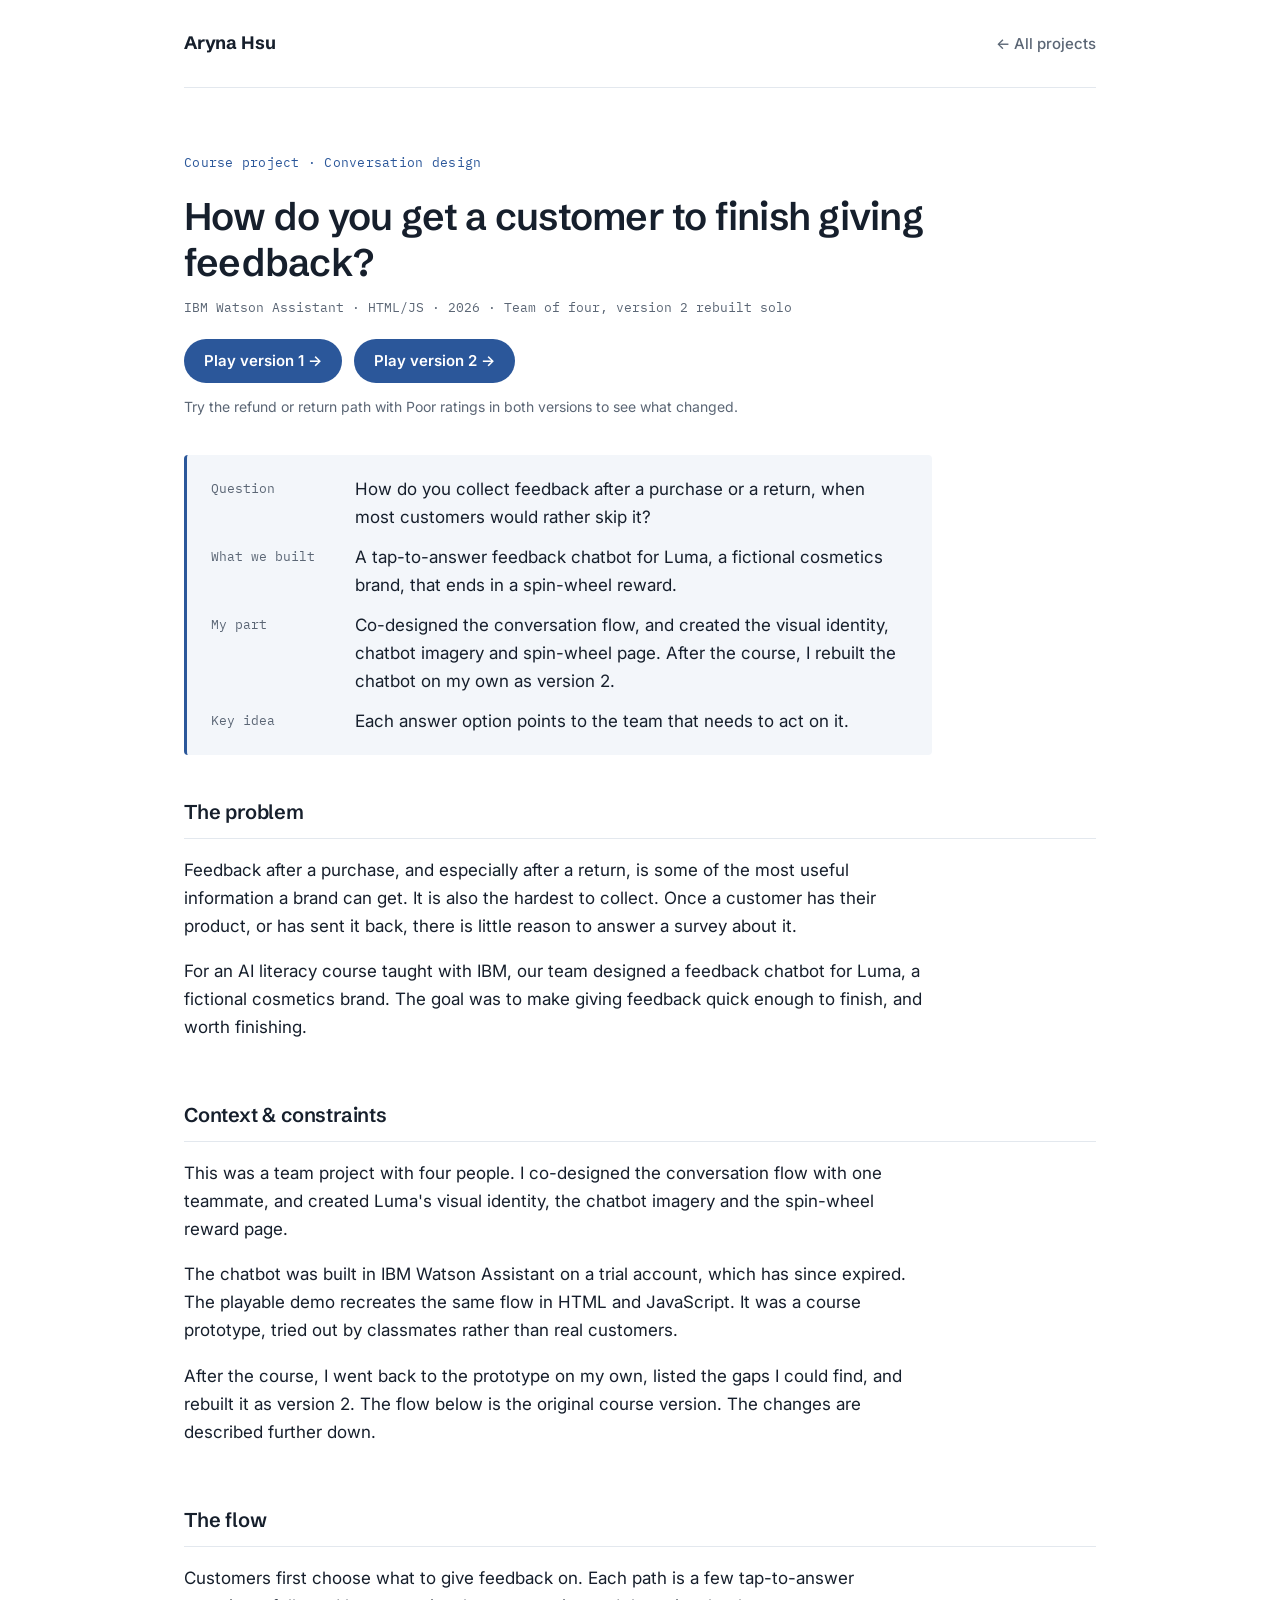
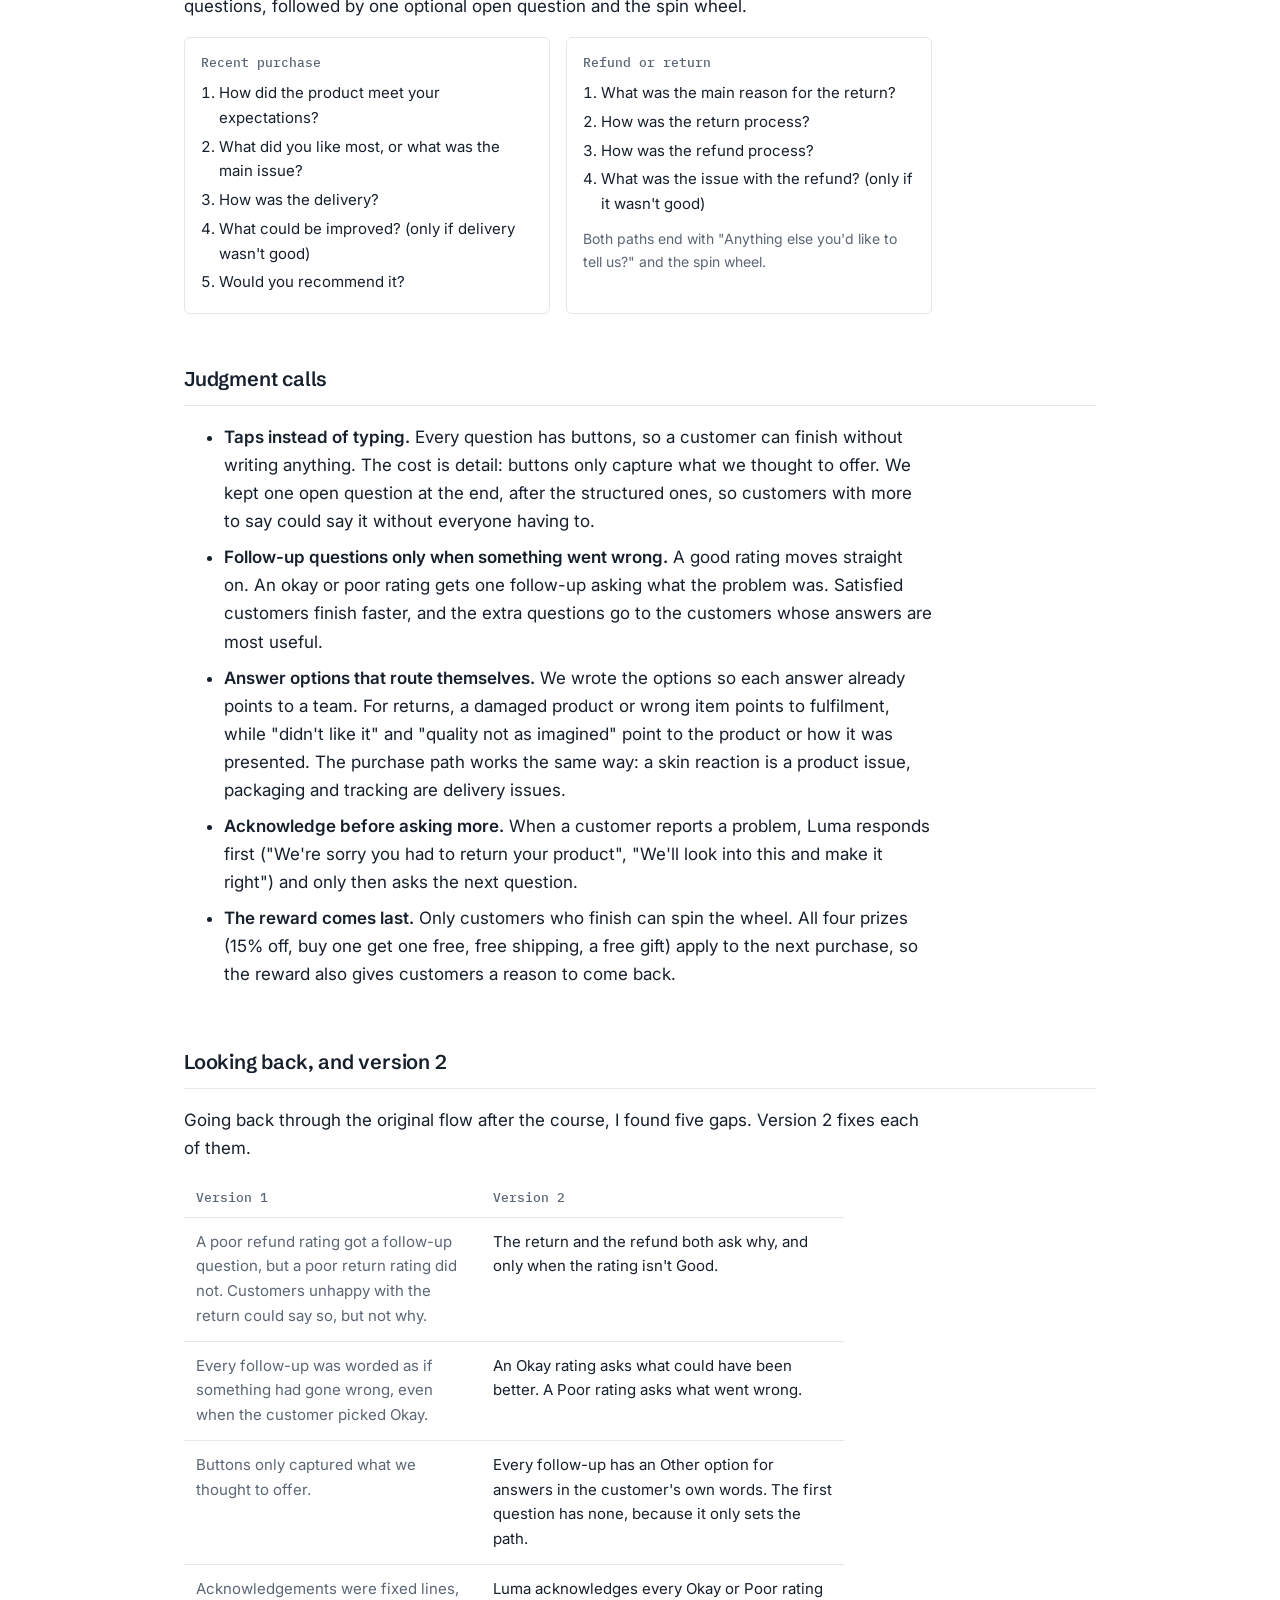
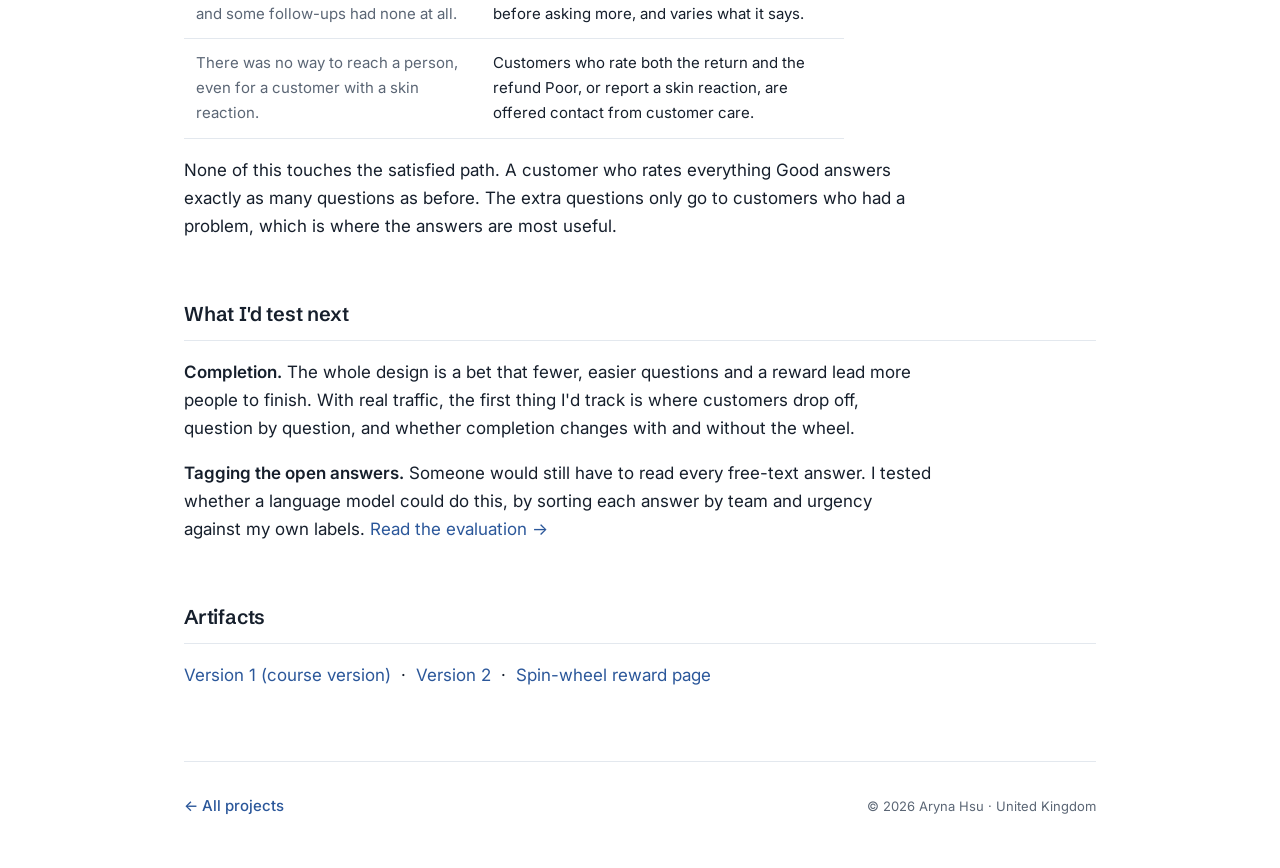
<file: projects/luma-chatbot.html>
<!DOCTYPE html>
<html lang="en">
<head>
  <meta charset="UTF-8">
  <meta name="viewport" content="width=device-width, initial-scale=1.0">
  <title>Luma feedback chatbot · Aryna Hsu</title>
  <meta name="description" content="Case study by Aryna Hsu.">
  <link rel="preconnect" href="https://fonts.googleapis.com">
  <link rel="preconnect" href="https://fonts.gstatic.com" crossorigin>
  <link href="https://fonts.googleapis.com/css2?family=Schibsted+Grotesk:wght@500;600;700&family=Inter:wght@400;500;600&family=IBM+Plex+Mono:wght@400;500&display=swap" rel="stylesheet">
  <link rel="stylesheet" href="../style.css">
  <style>
    .case-hero { padding: 64px 0 8px; }
    .case-hero h1 {
      font-family: var(--display); font-weight: 600;
      font-size: clamp(1.6rem, 3.6vw, 2.4rem);
      line-height: 1.2; letter-spacing: -0.02em;
      margin: 0 0 12px; max-width: 24em;
    }
    .case-meta { font-family: var(--mono); font-size: 0.8125rem; color: var(--muted); margin: 0; }
    .case-section { padding: 40px 0 0; }
    .case-section h2 {
      font-family: var(--display); font-weight: 600; font-size: 1.25rem;
      letter-spacing: -0.01em; margin: 0 0 12px;
      padding-bottom: 10px; border-bottom: 1px solid var(--line);
    }
    .case-section p, .case-section ul { max-width: 44em; }
    .case-section li { margin-bottom: 8px; }
    .back { font-size: 0.9375rem; font-weight: 500; }
    .case-foot { margin-top: 64px; }
    strong { font-weight: 600; }
    .case-section h3 { font-size: 1.125rem; color: var(--accent-dk); margin: 32px 0 8px; font-family: var(--display); font-weight: 600; }
    .tldr { margin: 28px 0 0; padding: 20px 24px; background: var(--tint); border-left: 3px solid var(--accent); border-radius: 4px; max-width: 44em; }
    .tldr dl { margin: 0; display: grid; grid-template-columns: 7.5em 1fr; gap: 12px 16px; }
    .tldr dt { font-family: var(--mono); font-size: 0.8125rem; color: var(--muted); padding-top: 3px; }
    .tldr dd { margin: 0; }
    .demo-btn { display: inline-block; margin-top: 20px; background: var(--accent); color: #fff; padding: 10px 20px; border-radius: 999px; font-weight: 600; font-size: 0.9375rem; border-bottom: 0; }
    .demo-btn:hover { background: var(--accent-dk); color: #fff; border-bottom: 0; }
    .paths { display: grid; grid-template-columns: 1fr 1fr; gap: 16px; max-width: 44em; margin: 16px 0 8px; }
    .path { border: 1px solid var(--line); border-radius: 6px; padding: 14px 16px; font-size: 0.9375rem; }
    .path h4 { font-family: var(--mono); font-size: 0.8125rem; font-weight: 500; color: var(--muted); margin: 0 0 8px; }
    .path ol { margin: 0; padding-left: 18px; }
    .path li { margin-bottom: 4px; }
    .path .end { margin: 10px 0 0; font-size: 0.875rem; color: var(--muted); }
    .demo-row { display: flex; flex-wrap: wrap; gap: 12px; margin-top: 20px; }
    .demo-row .demo-btn { margin-top: 0; }
    .demo-hint { font-size: 0.875rem; color: var(--muted); margin: 12px 0 0; max-width: 40em; }
    .compare { width: 100%; max-width: 44em; border-collapse: collapse; margin: 16px 0; font-size: 0.9375rem; }
    .compare th { font-family: var(--mono); font-size: 0.8125rem; font-weight: 500; color: var(--muted); text-align: left; padding: 8px 12px; border-bottom: 1px solid var(--line); }
    .compare td { padding: 12px; border-bottom: 1px solid var(--line); vertical-align: top; }
    .compare td:first-child { width: 45%; color: var(--muted); }
    @media (max-width: 560px) {
      .tldr dl { grid-template-columns: 1fr; gap: 2px; }
      .tldr dd { margin-bottom: 12px; }
      .paths { grid-template-columns: 1fr; }
    }
  </style>
</head>
<body>
<div class="wrap">
  <header class="site">
    <a class="name" href="../index.html">Aryna Hsu</a>
    <nav aria-label="Site">
      <a class="back" href="../index.html#projects">&larr; All projects</a>
    </nav>
  </header>
  <main>
    <section class="case-hero">
      <p class="kicker">Course project · Conversation design</p>
      <h1>How do you get a customer to finish giving feedback?</h1>
      <p class="case-meta">IBM Watson Assistant · HTML/JS · 2026 · Team of four, version 2 rebuilt solo</p>
      <div class="demo-row">
        <a class="demo-btn" href="https://ahsubi.github.io/feedback_page/">Play version 1 &rarr;</a>
        <a class="demo-btn" href="https://ahsubi.github.io/feedback_page/v2.html">Play version 2 &rarr;</a>
      </div>
      <p class="demo-hint">Try the refund or return path with Poor ratings in both versions to see what changed.</p>
    </section>

    <section class="tldr" aria-label="Summary">
      <dl>
        <dt>Question</dt>
        <dd>How do you collect feedback after a purchase or a return, when most customers would rather skip it?</dd>
        <dt>What we built</dt>
        <dd>A tap-to-answer feedback chatbot for Luma, a fictional cosmetics brand, that ends in a spin-wheel reward.</dd>
        <dt>My part</dt>
        <dd>Co-designed the conversation flow, and created the visual identity, chatbot imagery and spin-wheel page. After the course, I rebuilt the chatbot on my own as version 2.</dd>
        <dt>Key idea</dt>
        <dd>Each answer option points to the team that needs to act on it.</dd>
      </dl>
    </section>

    <section class="case-section">
      <h2>The problem</h2>
      <p>Feedback after a purchase, and especially after a return, is some of the most useful information a brand can get. It is also the hardest to collect. Once a customer has their product, or has sent it back, there is little reason to answer a survey about it.</p>
      <p>For an AI literacy course taught with IBM, our team designed a feedback chatbot for Luma, a fictional cosmetics brand. The goal was to make giving feedback quick enough to finish, and worth finishing.</p>
    </section>

    <section class="case-section">
      <h2>Context &amp; constraints</h2>
      <p>This was a team project with four people. I co-designed the conversation flow with one teammate, and created Luma's visual identity, the chatbot imagery and the spin-wheel reward page.</p>
      <p>The chatbot was built in IBM Watson Assistant on a trial account, which has since expired. The playable demo recreates the same flow in HTML and JavaScript. It was a course prototype, tried out by classmates rather than real customers.</p>
      <p>After the course, I went back to the prototype on my own, listed the gaps I could find, and rebuilt it as version 2. The flow below is the original course version. The changes are described further down.</p>
    </section>

    <section class="case-section">
      <h2>The flow</h2>
      <p>Customers first choose what to give feedback on. Each path is a few tap-to-answer questions, followed by one optional open question and the spin wheel.</p>
      <div class="paths">
        <div class="path">
          <h4>Recent purchase</h4>
          <ol>
            <li>How did the product meet your expectations?</li>
            <li>What did you like most, or what was the main issue?</li>
            <li>How was the delivery?</li>
            <li>What could be improved? (only if delivery wasn't good)</li>
            <li>Would you recommend it?</li>
          </ol>
        </div>
        <div class="path">
          <h4>Refund or return</h4>
          <ol>
            <li>What was the main reason for the return?</li>
            <li>How was the return process?</li>
            <li>How was the refund process?</li>
            <li>What was the issue with the refund? (only if it wasn't good)</li>
          </ol>
          <p class="end">Both paths end with "Anything else you'd like to tell us?" and the spin wheel.</p>
        </div>
      </div>
    </section>

    <section class="case-section">
      <h2>Judgment calls</h2>
      <ul>
        <li><strong>Taps instead of typing.</strong> Every question has buttons, so a customer can finish without writing anything. The cost is detail: buttons only capture what we thought to offer. We kept one open question at the end, after the structured ones, so customers with more to say could say it without everyone having to.</li>
        <li><strong>Follow-up questions only when something went wrong.</strong> A good rating moves straight on. An okay or poor rating gets one follow-up asking what the problem was. Satisfied customers finish faster, and the extra questions go to the customers whose answers are most useful.</li>
        <li><strong>Answer options that route themselves.</strong> We wrote the options so each answer already points to a team. For returns, a damaged product or wrong item points to fulfilment, while "didn't like it" and "quality not as imagined" point to the product or how it was presented. The purchase path works the same way: a skin reaction is a product issue, packaging and tracking are delivery issues.</li>
        <li><strong>Acknowledge before asking more.</strong> When a customer reports a problem, Luma responds first ("We're sorry you had to return your product", "We'll look into this and make it right") and only then asks the next question.</li>
        <li><strong>The reward comes last.</strong> Only customers who finish can spin the wheel. All four prizes (15% off, buy one get one free, free shipping, a free gift) apply to the next purchase, so the reward also gives customers a reason to come back.</li>
      </ul>
    </section>

    <section class="case-section">
      <h2>Looking back, and version 2</h2>
      <p>Going back through the original flow after the course, I found five gaps. Version 2 fixes each of them.</p>
      <table class="compare">
        <thead><tr><th>Version 1</th><th>Version 2</th></tr></thead>
        <tbody>
          <tr><td>A poor refund rating got a follow-up question, but a poor return rating did not. Customers unhappy with the return could say so, but not why.</td><td>The return and the refund both ask why, and only when the rating isn't Good.</td></tr>
          <tr><td>Every follow-up was worded as if something had gone wrong, even when the customer picked Okay.</td><td>An Okay rating asks what could have been better. A Poor rating asks what went wrong.</td></tr>
          <tr><td>Buttons only captured what we thought to offer.</td><td>Every follow-up has an Other option for answers in the customer's own words. The first question has none, because it only sets the path.</td></tr>
          <tr><td>Acknowledgements were fixed lines, and some follow-ups had none at all.</td><td>Luma acknowledges every Okay or Poor rating before asking more, and varies what it says.</td></tr>
          <tr><td>There was no way to reach a person, even for a customer with a skin reaction.</td><td>Customers who rate both the return and the refund Poor, or report a skin reaction, are offered contact from customer care.</td></tr>
        </tbody>
      </table>
      <p>None of this touches the satisfied path. A customer who rates everything Good answers exactly as many questions as before. The extra questions only go to customers who had a problem, which is where the answers are most useful.</p>
    </section>

    <section class="case-section">
      <h2>What I'd test next</h2>
      <p><strong>Completion.</strong> The whole design is a bet that fewer, easier questions and a reward lead more people to finish. With real traffic, the first thing I'd track is where customers drop off, question by question, and whether completion changes with and without the wheel.</p>
           <p><strong>Tagging the open answers.</strong> Someone would still have to read every free-text answer. I tested whether a language model could do this, by sorting each answer by team and urgency against my own labels. <a href="luma-ai-eval.html">Read the evaluation &rarr;</a></p>
    </section>

    <section class="case-section">
      <h2>Artifacts</h2>
      <p class="links"><a href="https://ahsubi.github.io/feedback_page/">Version 1 (course version)</a> &nbsp;·&nbsp; <a href="https://ahsubi.github.io/feedback_page/v2.html">Version 2</a> &nbsp;·&nbsp; <a href="https://ahsubi.github.io/Spin-wheel/">Spin-wheel reward page</a></p>
    </section>
  </main>
  <footer class="site case-foot">
    <div class="foot-links">
      <a href="../index.html#projects">&larr; All projects</a>
    </div>
    <p class="colophon">&copy; 2026 Aryna Hsu · United Kingdom</p>
  </footer>
</div>
</body>
</html>
</file>
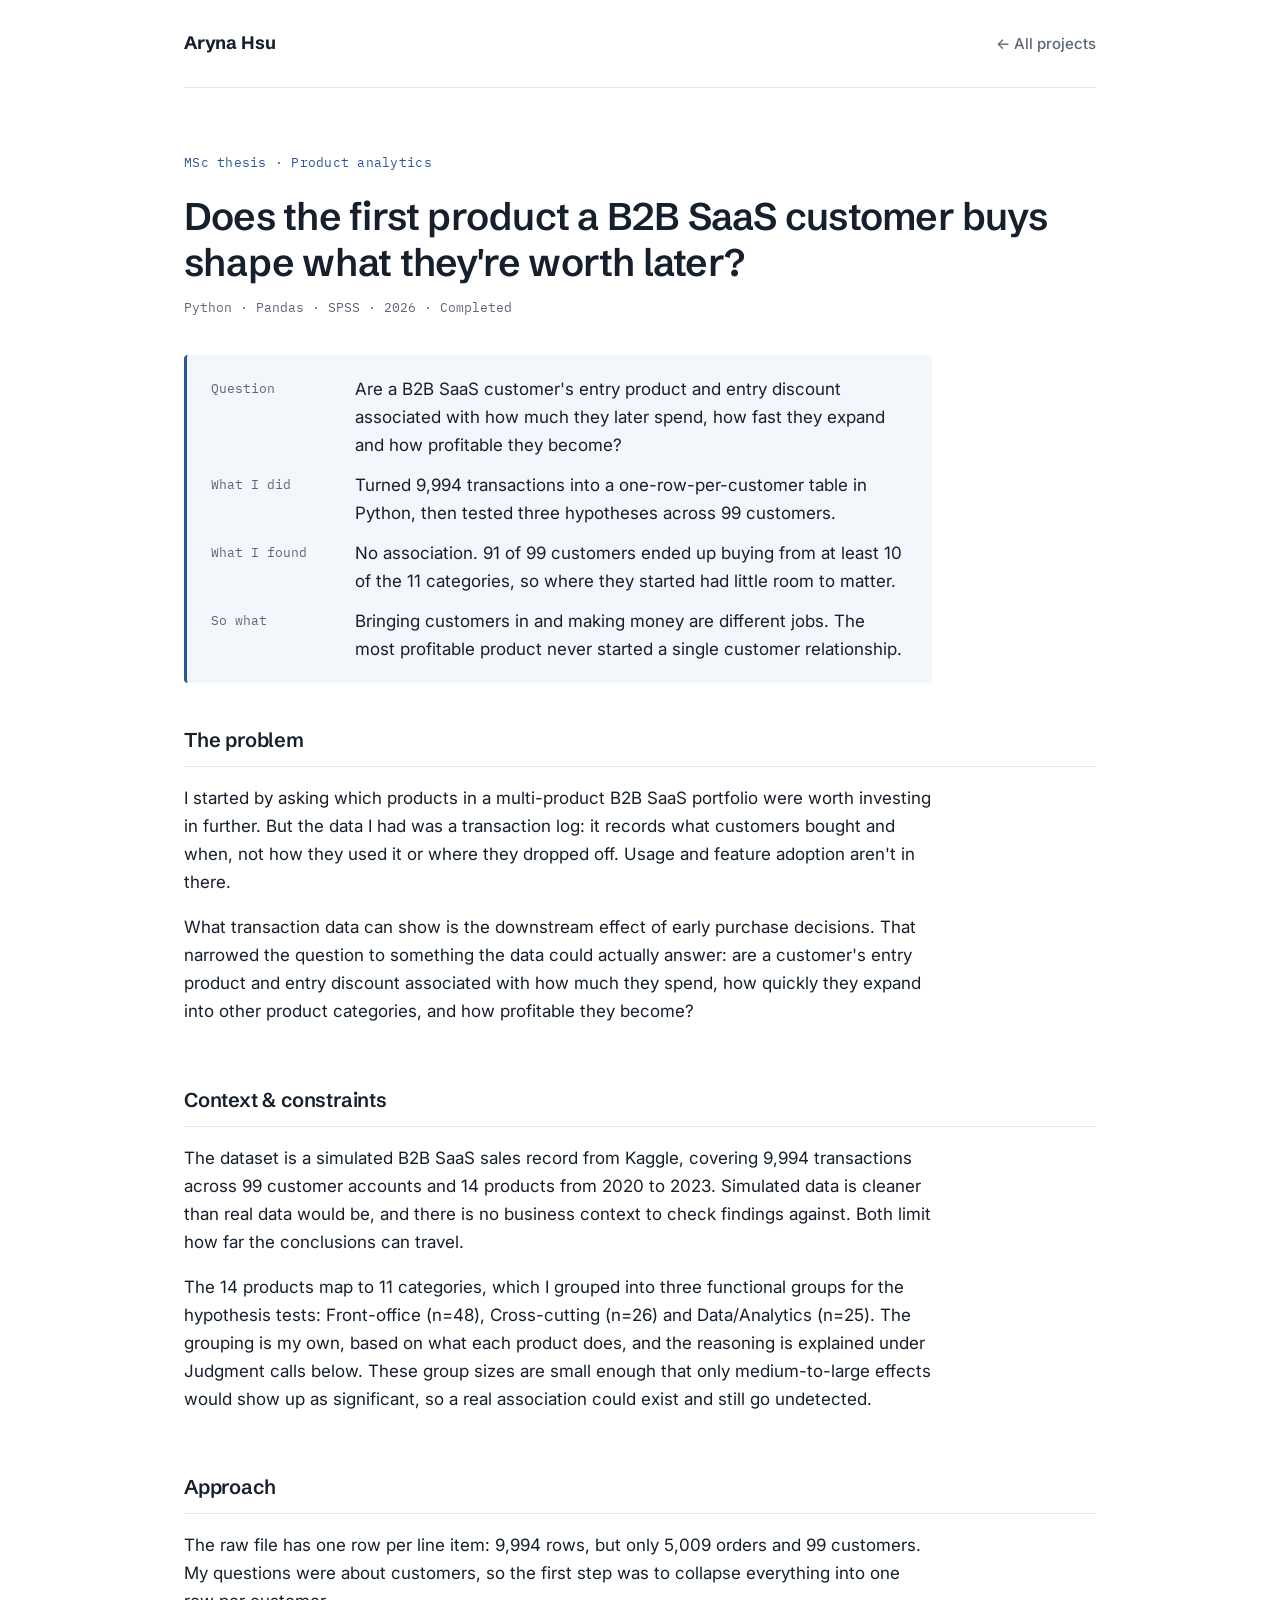
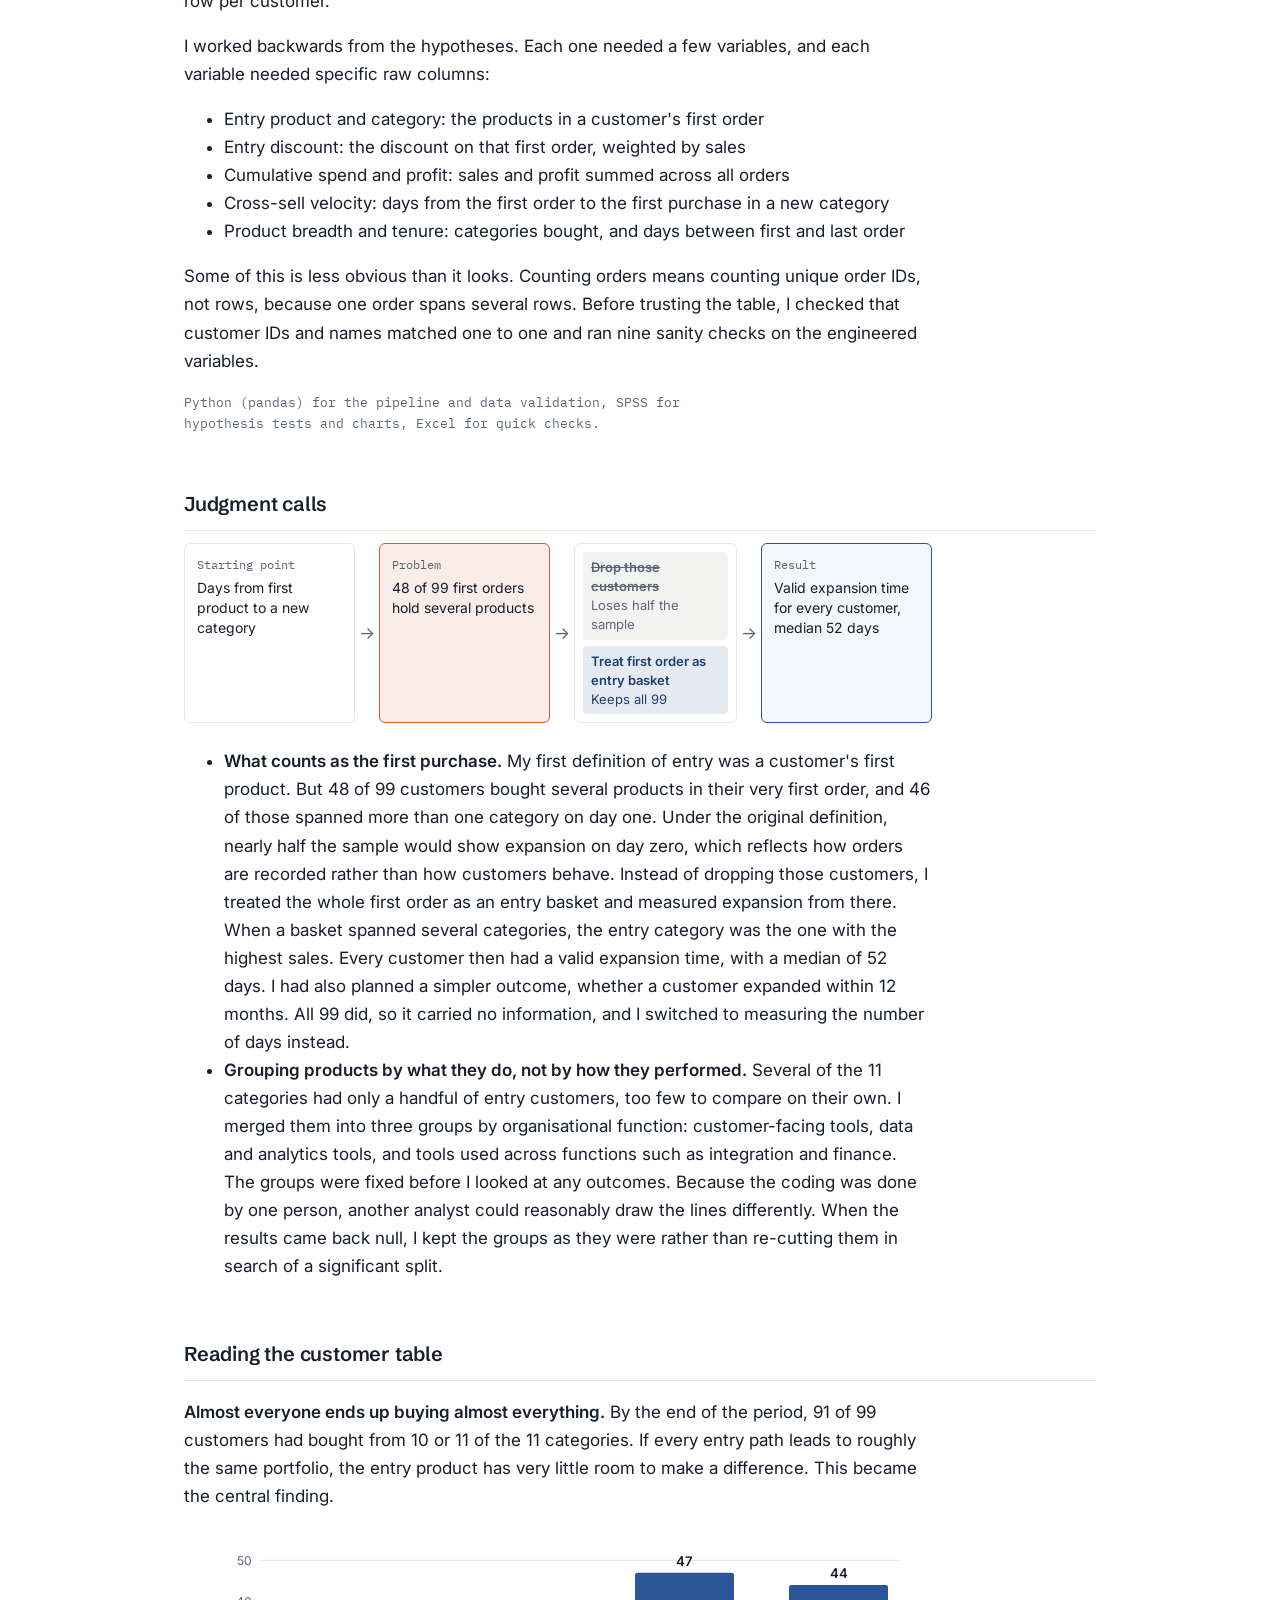
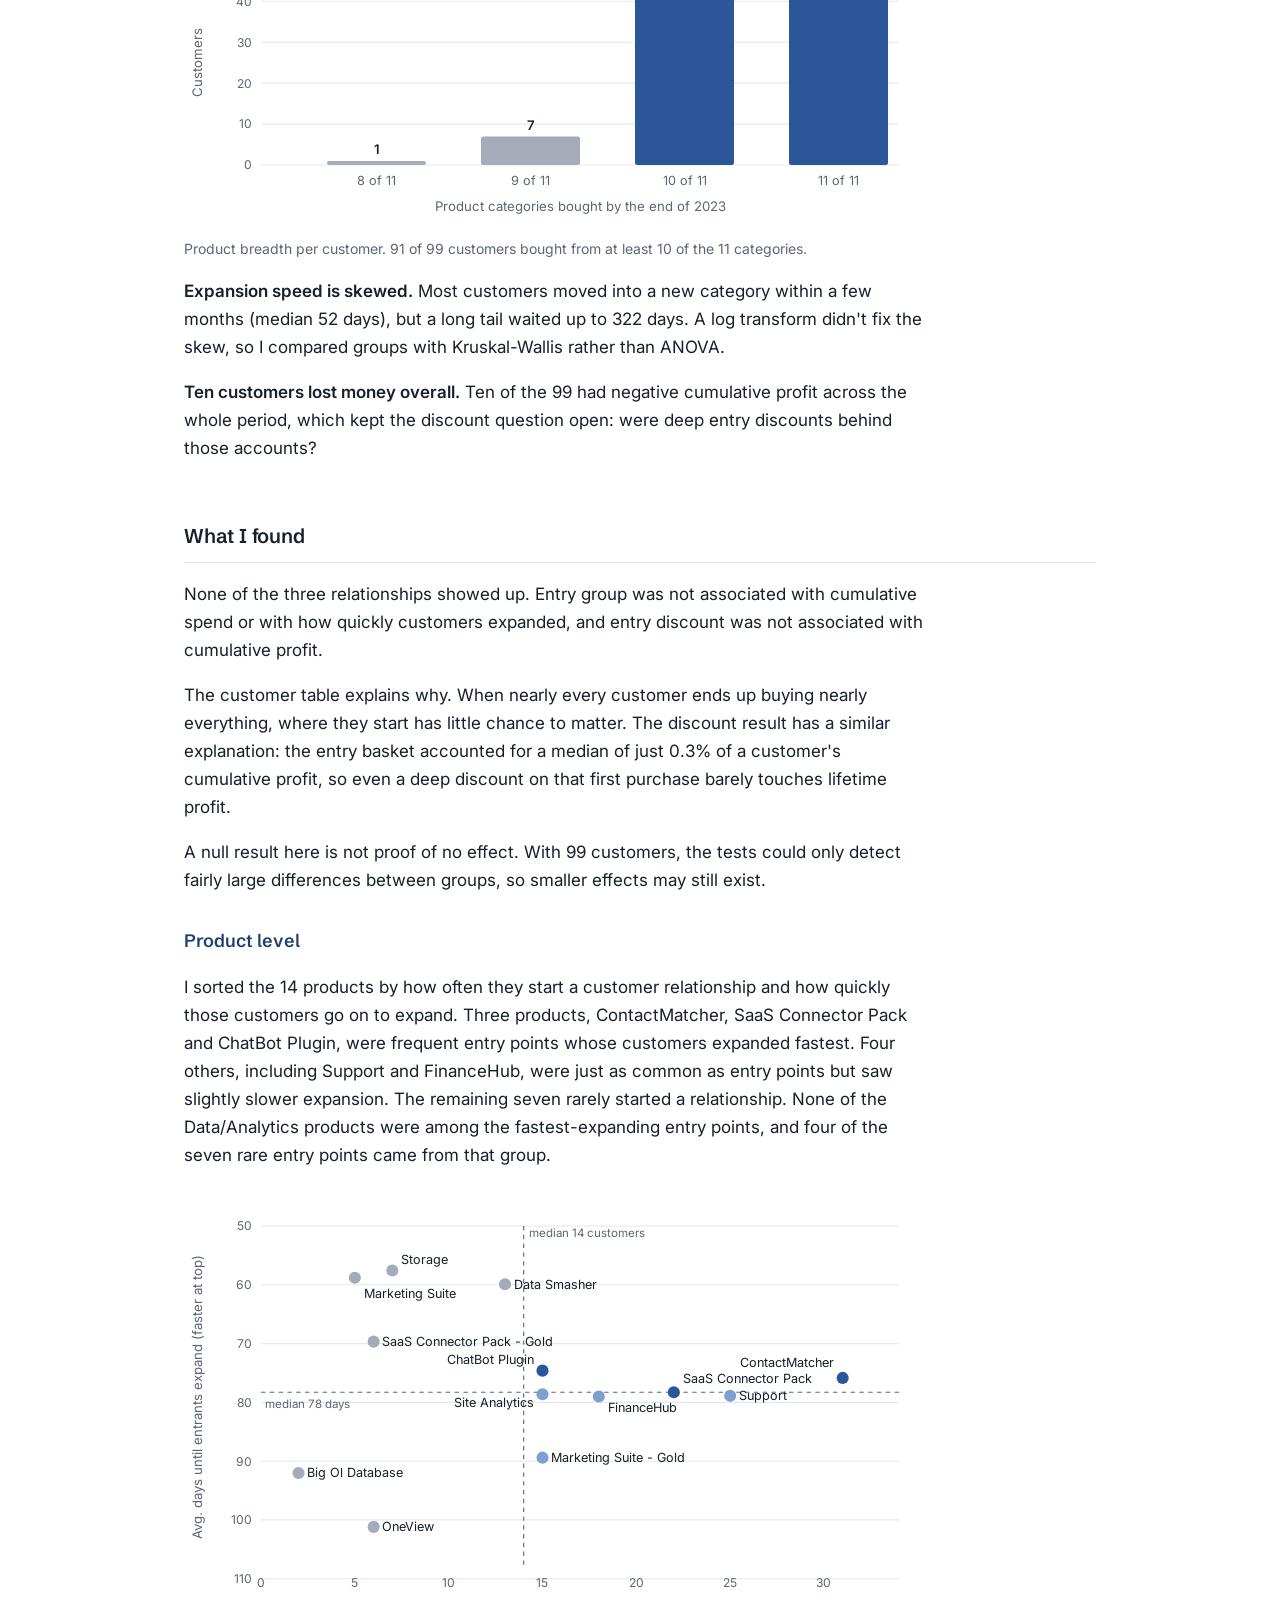
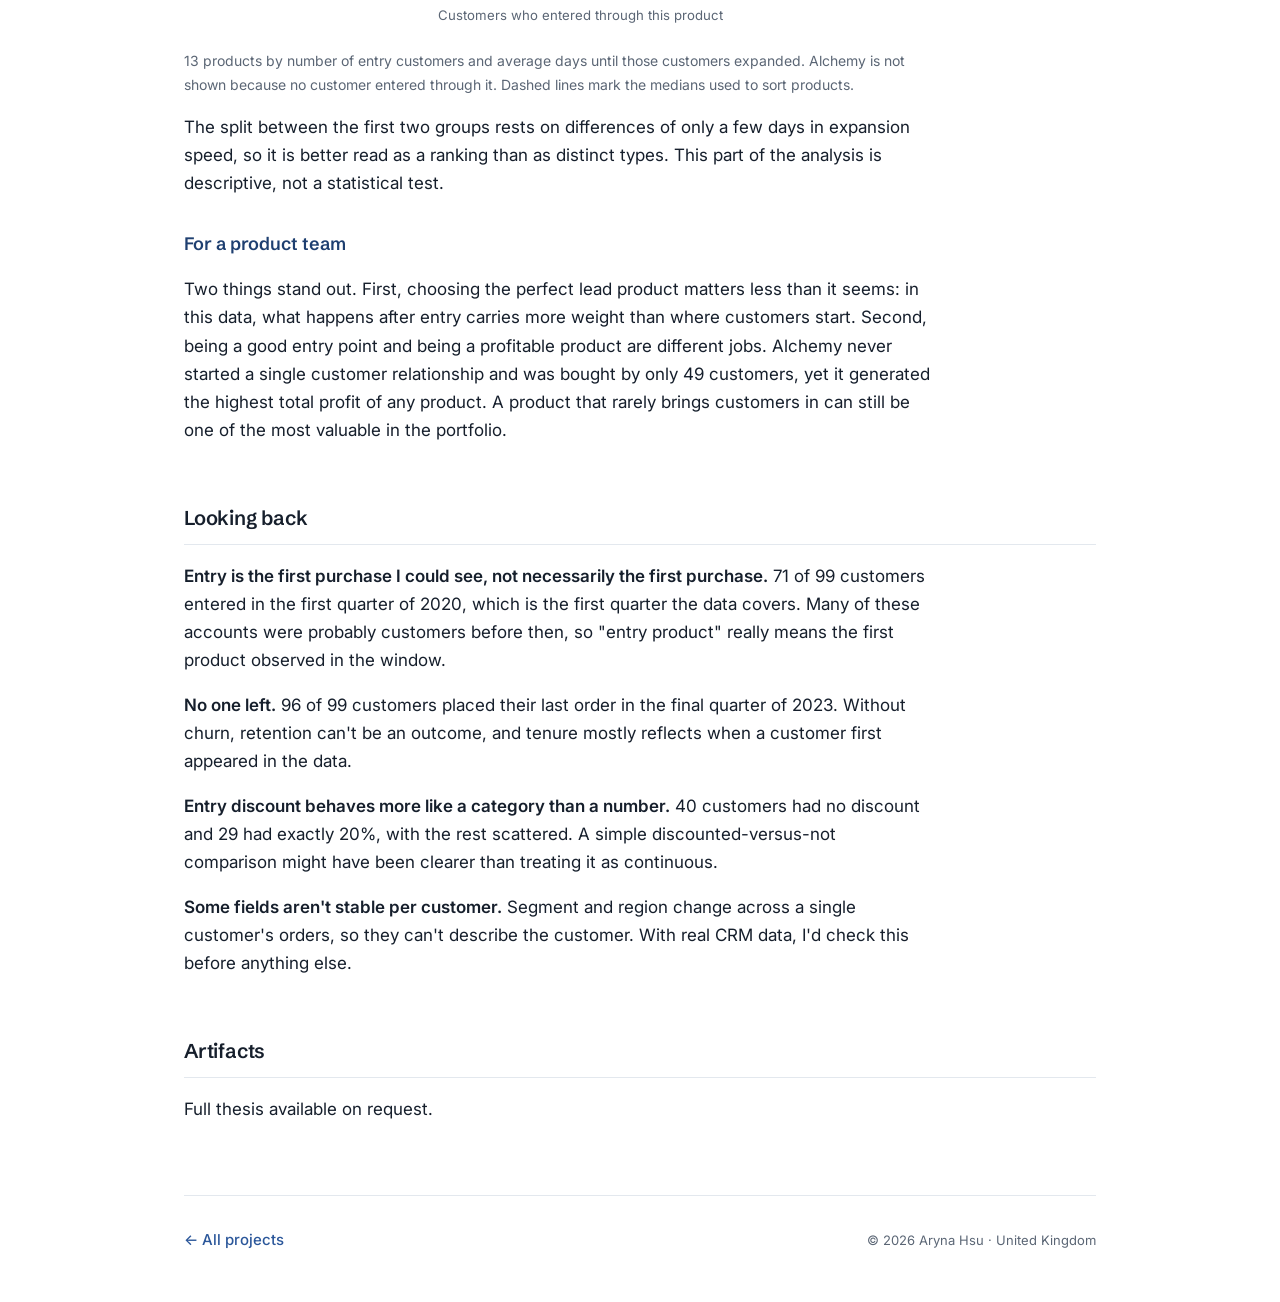
<file: projects/saas-adoption-sequences.html>
<!DOCTYPE html>
<html lang="en">
<head>
  <meta charset="UTF-8">
  <meta name="viewport" content="width=device-width, initial-scale=1.0">
  <title>Entry products and customer value · Aryna Hsu</title>
  <meta name="description" content="Case study by Aryna Hsu.">
  <link rel="preconnect" href="https://fonts.googleapis.com">
  <link rel="preconnect" href="https://fonts.gstatic.com" crossorigin>
  <link href="https://fonts.googleapis.com/css2?family=Schibsted+Grotesk:wght@500;600;700&family=Inter:wght@400;500;600&family=IBM+Plex+Mono:wght@400;500&display=swap" rel="stylesheet">
  <link rel="stylesheet" href="../style.css">
  <style>
    .case-hero { padding: 64px 0 8px; }
    .case-hero h1 {
      font-family: var(--display); font-weight: 600;
      font-size: clamp(1.6rem, 3.6vw, 2.4rem);
      line-height: 1.2; letter-spacing: -0.02em;
      margin: 0 0 12px; max-width: 24em;
    }
    .case-meta { font-family: var(--mono); font-size: 0.8125rem; color: var(--muted); margin: 0; }
    .case-section { padding: 40px 0 0; }
    .case-section h2 {
      font-family: var(--display); font-weight: 600; font-size: 1.25rem;
      letter-spacing: -0.01em; margin: 0 0 12px;
      padding-bottom: 10px; border-bottom: 1px solid var(--line);
    }
    .case-section p, .case-section ul { max-width: 44em; }
    .back { font-size: 0.9375rem; font-weight: 500; }
    .case-foot { margin-top: 64px; }
    .case-section h3 { font-family: var(--display); font-weight: 600; font-size: 1.0625rem; margin: 24px 0 8px; }
    figure { margin: 24px 0 8px; max-width: 44em; }
    figcaption { font-size: 0.875rem; color: var(--muted); margin-top: 8px; }
    .tools { font-family: var(--mono); font-size: 0.8125rem; color: var(--muted); }
    .tldr { margin: 28px 0 0; padding: 20px 24px; background: var(--tint); border-left: 3px solid var(--accent); border-radius: 4px; max-width: 44em; }
    .tldr dl { margin: 0; display: grid; grid-template-columns: 7.5em 1fr; gap: 12px 16px; }
    .tldr dt { font-family: var(--mono); font-size: 0.8125rem; color: var(--muted); padding-top: 3px; }
    .tldr dd { margin: 0; }
    @media (max-width: 560px) {
      .tldr dl { grid-template-columns: 1fr; gap: 2px; }
      .tldr dd { margin-bottom: 12px; }
    }
    .flow { display: flex; align-items: stretch; margin: 8px 0 24px; max-width: 44em; }
    .flow .step { flex: 1; border: 1px solid var(--line); border-radius: 6px; padding: 12px; font-size: 0.875rem; line-height: 1.45; background: #fff; }
    .flow .step-label { display: block; font-family: var(--mono); font-size: 0.75rem; color: var(--muted); margin-bottom: 4px; }
    .flow .problem { border-color: #D85A30; background: #FAECE7; }
    .flow .result { border-color: var(--accent); background: var(--tint); }
    .flow .choice { display: flex; flex-direction: column; gap: 6px; padding: 8px; }
    .flow .opt { border-radius: 4px; padding: 6px 8px; font-size: 0.8125rem; }
    .flow .opt strong { display: block; font-weight: 600; }
    .flow .rejected { color: var(--muted); background: #F3F3F1; }
    .flow .rejected strong { text-decoration: line-through; }
    .flow .chosen { color: var(--accent-dk); background: rgba(43, 87, 154, 0.12); }
    .flow .arrow { flex: 0 0 24px; display: flex; align-items: center; justify-content: center; color: var(--muted); }
    .flow .arrow::before { content: "\2192"; }
    @media (max-width: 640px) {
      .flow { flex-direction: column; }
      .flow .arrow { flex-basis: 24px; }
      .flow .arrow::before { content: "\2193"; }
    }
     strong { font-weight: 600; }
    .case-section h3 { font-size: 1.125rem; color: var(--accent-dk); margin: 32px 0 8px; }
</style>
</head>
<body>
<div class="wrap">
  <header class="site">
    <a class="name" href="../index.html">Aryna Hsu</a>
    <nav aria-label="Site">
      <a class="back" href="../index.html#projects">&larr; All projects</a>
    </nav>
  </header>
  <main>
    <section class="case-hero">
      <p class="kicker">MSc thesis · Product analytics</p>
      <h1>Does the first product a B2B SaaS customer buys shape what they're worth later?</h1>
      <p class="case-meta">Python · Pandas · SPSS · 2026 · Completed</p>
    </section>

    <section class="tldr" aria-label="Summary">
      <dl>
        <dt>Question</dt>
        <dd>Are a B2B SaaS customer's entry product and entry discount associated with how much they later spend, how fast they expand and how profitable they become?</dd>
        <dt>What I did</dt>
        <dd>Turned 9,994 transactions into a one-row-per-customer table in Python, then tested three hypotheses across 99 customers.</dd>
        <dt>What I found</dt>
        <dd>No association. 91 of 99 customers ended up buying from at least 10 of the 11 categories, so where they started had little room to matter.</dd>
        <dt>So what</dt>
        <dd>Bringing customers in and making money are different jobs. The most profitable product never started a single customer relationship.</dd>
      </dl>
    </section>

    <section class="case-section">
      <h2>The problem</h2>
      <p>I started by asking which products in a multi-product B2B SaaS portfolio were worth investing in further. But the data I had was a transaction log: it records what customers bought and when, not how they used it or where they dropped off. Usage and feature adoption aren't in there.</p>
      <p>What transaction data can show is the downstream effect of early purchase decisions. That narrowed the question to something the data could actually answer: are a customer's entry product and entry discount associated with how much they spend, how quickly they expand into other product categories, and how profitable they become?</p>
    </section>

    <section class="case-section">
      <h2>Context &amp; constraints</h2>
      <p>The dataset is a simulated B2B SaaS sales record from Kaggle, covering 9,994 transactions across 99 customer accounts and 14 products from 2020 to 2023. Simulated data is cleaner than real data would be, and there is no business context to check findings against. Both limit how far the conclusions can travel.</p>
      <p>The 14 products map to 11 categories, which I grouped into three functional groups for the hypothesis tests: Front-office (n=48), Cross-cutting (n=26) and Data/Analytics (n=25). The grouping is my own, based on what each product does, and the reasoning is explained under Judgment calls below. These group sizes are small enough that only medium-to-large effects would show up as significant, so a real association could exist and still go undetected.</p>
    </section>

    <section class="case-section">
      <h2>Approach</h2>
      <p>The raw file has one row per line item: 9,994 rows, but only 5,009 orders and 99 customers. My questions were about customers, so the first step was to collapse everything into one row per customer.</p>
      <p>I worked backwards from the hypotheses. Each one needed a few variables, and each variable needed specific raw columns:</p>
      <ul>
        <li>Entry product and category: the products in a customer's first order</li>
        <li>Entry discount: the discount on that first order, weighted by sales</li>
        <li>Cumulative spend and profit: sales and profit summed across all orders</li>
        <li>Cross-sell velocity: days from the first order to the first purchase in a new category</li>
        <li>Product breadth and tenure: categories bought, and days between first and last order</li>
      </ul>
      <p>Some of this is less obvious than it looks. Counting orders means counting unique order IDs, not rows, because one order spans several rows. Before trusting the table, I checked that customer IDs and names matched one to one and ran nine sanity checks on the engineered variables.</p>
      <p class="tools">Python (pandas) for the pipeline and data validation, SPSS for hypothesis tests and charts, Excel for quick checks.</p>
    </section>

    <section class="case-section">
      <h2>Judgment calls</h2>
      <div class="flow" role="img" aria-label="Decision path: the original expansion measure broke because 48 of 99 first orders held several products; instead of dropping those customers, the first order was treated as an entry basket, keeping all 99 customers with a median of 52 days to expand.">
        <div class="step">
          <span class="step-label">Starting point</span>
          Days from first product to a new category
        </div>
        <div class="arrow" aria-hidden="true"></div>
        <div class="step problem">
          <span class="step-label">Problem</span>
          48 of 99 first orders hold several products
        </div>
        <div class="arrow" aria-hidden="true"></div>
        <div class="step choice">
          <div class="opt rejected"><strong>Drop those customers</strong>Loses half the sample</div>
          <div class="opt chosen"><strong>Treat first order as entry basket</strong>Keeps all 99</div>
        </div>
        <div class="arrow" aria-hidden="true"></div>
        <div class="step result">
          <span class="step-label">Result</span>
          Valid expansion time for every customer, median 52 days
        </div>
      </div>
      <ul>
        <li><strong>What counts as the first purchase.</strong> My first definition of entry was a customer's first product. But 48 of 99 customers bought several products in their very first order, and 46 of those spanned more than one category on day one. Under the original definition, nearly half the sample would show expansion on day zero, which reflects how orders are recorded rather than how customers behave. Instead of dropping those customers, I treated the whole first order as an entry basket and measured expansion from there. When a basket spanned several categories, the entry category was the one with the highest sales. Every customer then had a valid expansion time, with a median of 52 days. I had also planned a simpler outcome, whether a customer expanded within 12 months. All 99 did, so it carried no information, and I switched to measuring the number of days instead.</li>
        <li><strong>Grouping products by what they do, not by how they performed.</strong> Several of the 11 categories had only a handful of entry customers, too few to compare on their own. I merged them into three groups by organisational function: customer-facing tools, data and analytics tools, and tools used across functions such as integration and finance. The groups were fixed before I looked at any outcomes. Because the coding was done by one person, another analyst could reasonably draw the lines differently. When the results came back null, I kept the groups as they were rather than re-cutting them in search of a significant split.</li>
      </ul>
    </section>

    <section class="case-section">
      <h2>Reading the customer table</h2>
      <p><strong>Almost everyone ends up buying almost everything.</strong> By the end of the period, 91 of 99 customers had bought from 10 or 11 of the 11 categories. If every entry path leads to roughly the same portfolio, the entry product has very little room to make a difference. This became the central finding.</p>
      <figure>
        <svg viewBox="0 0 680 260" role="img" aria-label="Bar chart of product breadth: 1 customer bought from 8 categories, 7 from 9, 47 from 10 and 44 from 11" style="width:100%;height:auto;font-family:var(--body)">
<line x1="70" x2="650" y1="210.0" y2="210.0" stroke="#E3E8EE"/><text x="62" y="214.0" text-anchor="end" font-size="11" fill="#5B6675">0</text>
<line x1="70" x2="650" y1="172.8" y2="172.8" stroke="#E3E8EE"/><text x="62" y="176.8" text-anchor="end" font-size="11" fill="#5B6675">10</text>
<line x1="70" x2="650" y1="135.6" y2="135.6" stroke="#E3E8EE"/><text x="62" y="139.6" text-anchor="end" font-size="11" fill="#5B6675">20</text>
<line x1="70" x2="650" y1="98.4" y2="98.4" stroke="#E3E8EE"/><text x="62" y="102.4" text-anchor="end" font-size="11" fill="#5B6675">30</text>
<line x1="70" x2="650" y1="61.2" y2="61.2" stroke="#E3E8EE"/><text x="62" y="65.2" text-anchor="end" font-size="11" fill="#5B6675">40</text>
<line x1="70" x2="650" y1="24.0" y2="24.0" stroke="#E3E8EE"/><text x="62" y="28.0" text-anchor="end" font-size="11" fill="#5B6675">50</text>
<rect x="130" y="206.3" width="90" height="3.7" fill="#A3ACB8" rx="2"/><text x="175.0" y="200.3" text-anchor="middle" font-size="12" font-weight="600" fill="#161F2C">1</text><text x="175.0" y="228" text-anchor="middle" font-size="11.5" fill="#5B6675">8 of 11</text>
<rect x="270" y="184.0" width="90" height="26.0" fill="#A3ACB8" rx="2"/><text x="315.0" y="178.0" text-anchor="middle" font-size="12" font-weight="600" fill="#161F2C">7</text><text x="315.0" y="228" text-anchor="middle" font-size="11.5" fill="#5B6675">9 of 11</text>
<rect x="410" y="35.2" width="90" height="174.8" fill="#2B579A" rx="2"/><text x="455.0" y="29.2" text-anchor="middle" font-size="12" font-weight="600" fill="#161F2C">47</text><text x="455.0" y="228" text-anchor="middle" font-size="11.5" fill="#5B6675">10 of 11</text>
<rect x="550" y="46.3" width="90" height="163.7" fill="#2B579A" rx="2"/><text x="595.0" y="40.3" text-anchor="middle" font-size="12" font-weight="600" fill="#161F2C">44</text><text x="595.0" y="228" text-anchor="middle" font-size="11.5" fill="#5B6675">11 of 11</text>
<text x="360.0" y="252" text-anchor="middle" font-size="12" fill="#5B6675">Product categories bought by the end of 2023</text>
<text transform="translate(16 117.0) rotate(-90)" text-anchor="middle" font-size="12" fill="#5B6675">Customers</text></svg>
        <figcaption>Product breadth per customer. 91 of 99 customers bought from at least 10 of the 11 categories.</figcaption>
      </figure>
      <p><strong>Expansion speed is skewed.</strong> Most customers moved into a new category within a few months (median 52 days), but a long tail waited up to 322 days. A log transform didn't fix the skew, so I compared groups with Kruskal-Wallis rather than ANOVA.</p>
      <p><strong>Ten customers lost money overall.</strong> Ten of the 99 had negative cumulative profit across the whole period, which kept the discount question open: were deep entry discounts behind those accounts?</p>
    </section>

    <section class="case-section">
      <h2>What I found</h2>
      <p>None of the three relationships showed up. Entry group was not associated with cumulative spend or with how quickly customers expanded, and entry discount was not associated with cumulative profit.</p>
      <p>The customer table explains why. When nearly every customer ends up buying nearly everything, where they start has little chance to matter. The discount result has a similar explanation: the entry basket accounted for a median of just 0.3% of a customer's cumulative profit, so even a deep discount on that first purchase barely touches lifetime profit.</p>
      <p>A null result here is not proof of no effect. With 99 customers, the tests could only detect fairly large differences between groups, so smaller effects may still exist.</p>
      <h3>Product level</h3>
      <p>I sorted the 14 products by how often they start a customer relationship and how quickly those customers go on to expand. Three products, ContactMatcher, SaaS Connector Pack and ChatBot Plugin, were frequent entry points whose customers expanded fastest. Four others, including Support and FinanceHub, were just as common as entry points but saw slightly slower expansion. The remaining seven rarely started a relationship. None of the Data/Analytics products were among the fastest-expanding entry points, and four of the seven rare entry points came from that group.</p>
      <figure>
        <svg viewBox="0 0 680 400" role="img" aria-label="Scatter plot of 13 products: number of customers who entered through each product against their average days to expand into a new category" style="width:100%;height:auto;font-family:var(--body)">
<line x1="70" x2="650" y1="30.0" y2="30.0" stroke="#E3E8EE"/><text x="62" y="34.0" text-anchor="end" font-size="11" fill="#5B6675">50</text>
<line x1="70" x2="650" y1="83.4" y2="83.4" stroke="#E3E8EE"/><text x="62" y="87.4" text-anchor="end" font-size="11" fill="#5B6675">60</text>
<line x1="70" x2="650" y1="136.9" y2="136.9" stroke="#E3E8EE"/><text x="62" y="140.9" text-anchor="end" font-size="11" fill="#5B6675">70</text>
<line x1="70" x2="650" y1="190.3" y2="190.3" stroke="#E3E8EE"/><text x="62" y="194.3" text-anchor="end" font-size="11" fill="#5B6675">80</text>
<line x1="70" x2="650" y1="243.8" y2="243.8" stroke="#E3E8EE"/><text x="62" y="247.8" text-anchor="end" font-size="11" fill="#5B6675">90</text>
<line x1="70" x2="650" y1="297.2" y2="297.2" stroke="#E3E8EE"/><text x="62" y="301.2" text-anchor="end" font-size="11" fill="#5B6675">100</text>
<line x1="70" x2="650" y1="350.7" y2="350.7" stroke="#E3E8EE"/><text x="62" y="354.7" text-anchor="end" font-size="11" fill="#5B6675">110</text>
<text x="70.0" y="358" text-anchor="middle" font-size="11" fill="#5B6675">0</text>
<text x="155.3" y="358" text-anchor="middle" font-size="11" fill="#5B6675">5</text>
<text x="240.6" y="358" text-anchor="middle" font-size="11" fill="#5B6675">10</text>
<text x="325.9" y="358" text-anchor="middle" font-size="11" fill="#5B6675">15</text>
<text x="411.2" y="358" text-anchor="middle" font-size="11" fill="#5B6675">20</text>
<text x="496.5" y="358" text-anchor="middle" font-size="11" fill="#5B6675">25</text>
<text x="581.8" y="358" text-anchor="middle" font-size="11" fill="#5B6675">30</text>
<line x1="308.8" x2="308.8" y1="30" y2="340" stroke="#5B6675" stroke-dasharray="4 4"/>
<line x1="70" x2="650" y1="181.1" y2="181.1" stroke="#5B6675" stroke-dasharray="4 4"/>
<text x="313.8" y="40" font-size="10.5" fill="#5B6675">median 14 customers</text>
<text x="74" y="195" text-anchor="start" font-size="10.5" fill="#5B6675">median 78 days</text>
<circle cx="598.8" cy="168.1" r="5.5" fill="#2B579A"/><text x="590.8" y="158.1" text-anchor="end" font-size="11.5" fill="#161F2C">ContactMatcher</text>
<circle cx="496.5" cy="184.4" r="5.5" fill="#7FA0CF"/><text x="504.5" y="188.4" text-anchor="start" font-size="11.5" fill="#161F2C">Support</text>
<circle cx="445.3" cy="181.1" r="5.5" fill="#2B579A"/><text x="453.3" y="173.1" text-anchor="start" font-size="11.5" fill="#161F2C">SaaS Connector Pack</text>
<circle cx="377.1" cy="185.0" r="5.5" fill="#7FA0CF"/><text x="385.1" y="199.0" text-anchor="start" font-size="11.5" fill="#161F2C">FinanceHub</text>
<circle cx="325.9" cy="161.5" r="5.5" fill="#2B579A"/><text x="317.9" y="155.5" text-anchor="end" font-size="11.5" fill="#161F2C">ChatBot Plugin</text>
<circle cx="325.9" cy="240.6" r="5.5" fill="#7FA0CF"/><text x="333.9" y="244.6" text-anchor="start" font-size="11.5" fill="#161F2C">Marketing Suite - Gold</text>
<circle cx="325.9" cy="182.9" r="5.5" fill="#7FA0CF"/><text x="317.9" y="194.9" text-anchor="end" font-size="11.5" fill="#161F2C">Site Analytics</text>
<circle cx="291.8" cy="83.0" r="5.5" fill="#A3ACB8"/><text x="299.8" y="87.0" text-anchor="start" font-size="11.5" fill="#161F2C">Data Smasher</text>
<circle cx="189.4" cy="70.5" r="5.5" fill="#A3ACB8"/><text x="197.4" y="64.5" text-anchor="start" font-size="11.5" fill="#161F2C">Storage</text>
<circle cx="172.4" cy="303.5" r="5.5" fill="#A3ACB8"/><text x="180.4" y="307.5" text-anchor="start" font-size="11.5" fill="#161F2C">OneView</text>
<circle cx="172.4" cy="135.1" r="5.5" fill="#A3ACB8"/><text x="180.4" y="139.1" text-anchor="start" font-size="11.5" fill="#161F2C">SaaS Connector Pack - Gold</text>
<circle cx="155.3" cy="77.0" r="5.5" fill="#A3ACB8"/><text x="163.3" y="95.0" text-anchor="start" font-size="11.5" fill="#161F2C">Marketing Suite</text>
<circle cx="104.1" cy="254.5" r="5.5" fill="#A3ACB8"/><text x="112.1" y="258.5" text-anchor="start" font-size="11.5" fill="#161F2C">Big Ol Database</text>
<text x="360.0" y="388" text-anchor="middle" font-size="12" fill="#5B6675">Customers who entered through this product</text>
<text transform="translate(16 185.0) rotate(-90)" text-anchor="middle" font-size="12" fill="#5B6675">Avg. days until entrants expand (faster at top)</text>
</svg>
        <figcaption>13 products by number of entry customers and average days until those customers expanded. Alchemy is not shown because no customer entered through it. Dashed lines mark the medians used to sort products.</figcaption>
      </figure>
      <p>The split between the first two groups rests on differences of only a few days in expansion speed, so it is better read as a ranking than as distinct types. This part of the analysis is descriptive, not a statistical test.</p>
      <h3>For a product team</h3>
      <p>Two things stand out. First, choosing the perfect lead product matters less than it seems: in this data, what happens after entry carries more weight than where customers start. Second, being a good entry point and being a profitable product are different jobs. Alchemy never started a single customer relationship and was bought by only 49 customers, yet it generated the highest total profit of any product. A product that rarely brings customers in can still be one of the most valuable in the portfolio.</p>
    </section>

    <section class="case-section">
      <h2>Looking back</h2>
      <p><strong>Entry is the first purchase I could see, not necessarily the first purchase.</strong> 71 of 99 customers entered in the first quarter of 2020, which is the first quarter the data covers. Many of these accounts were probably customers before then, so "entry product" really means the first product observed in the window.</p>
      <p><strong>No one left.</strong> 96 of 99 customers placed their last order in the final quarter of 2023. Without churn, retention can't be an outcome, and tenure mostly reflects when a customer first appeared in the data.</p>
      <p><strong>Entry discount behaves more like a category than a number.</strong> 40 customers had no discount and 29 had exactly 20%, with the rest scattered. A simple discounted-versus-not comparison might have been clearer than treating it as continuous.</p>
      <p><strong>Some fields aren't stable per customer.</strong> Segment and region change across a single customer's orders, so they can't describe the customer. With real CRM data, I'd check this before anything else.</p>
    </section>

    <section class="case-section">
      <h2>Artifacts</h2>
      <p class="links">Full thesis available on request.</p>
    </section>
  </main>
  <footer class="site case-foot">
    <div class="foot-links">
      <a href="../index.html#projects">&larr; All projects</a>
    </div>
    <p class="colophon">&copy; 2026 Aryna Hsu · United Kingdom</p>
  </footer>
</div>
</body>
</html>
</file>
<file: style.css>
/* ------------------------------------------------------------------
   Aryna Hsu · Portfolio — Word Blue
   Palette
     --ink        #161F2C   near-black, slate undertone (headings, body)
     --accent     #2B579A   Word blue (links, accents, current node)
     --accent-dk  #1E3F70   hover state
     --muted      #5B6675   secondary text
     --line       #E3E8EE   hairlines, borders
     --tint       #F3F6FA   sequence band, badges
   Type
     Schibsted Grotesk  display / headings
     Inter              body
     IBM Plex Mono      captions, labels, data
------------------------------------------------------------------- */

:root {
  --ink: #161F2C;
  --accent: #2B579A;
  --accent-dk: #1E3F70;
  --muted: #5B6675;
  --line: #E3E8EE;
  --tint: #F3F6FA;
  --display: "Schibsted Grotesk", system-ui, sans-serif;
  --body: "Inter", system-ui, sans-serif;
  --mono: "IBM Plex Mono", ui-monospace, monospace;
}

* { box-sizing: border-box; }

html { scroll-behavior: smooth; }
@media (prefers-reduced-motion: reduce) {
  html { scroll-behavior: auto; }
  * { animation: none !important; transition: none !important; }
}

body {
  margin: 0;
  font-family: var(--body);
  font-size: 1.0625rem;
  line-height: 1.65;
  color: var(--ink);
  background: #FFFFFF;
  -webkit-font-smoothing: antialiased;
}

.wrap {
  max-width: 960px;
  margin: 0 auto;
  padding: 0 24px;
}

.mono { font-family: var(--mono); }

a {
  color: var(--accent);
  text-decoration: none;
  border-bottom: 1px solid transparent;
  transition: border-color 120ms ease, color 120ms ease;
}
a:hover { color: var(--accent-dk); border-bottom-color: currentColor; }
a:focus-visible {
  outline: 2px solid var(--accent);
  outline-offset: 3px;
  border-radius: 2px;
}

/* ---------- header ---------- */

header.site {
  display: flex;
  align-items: baseline;
  justify-content: space-between;
  padding: 28px 0;
  border-bottom: 1px solid var(--line);
}

header.site .name {
  font-family: var(--display);
  font-weight: 700;
  font-size: 1.125rem;
  color: var(--ink);
  letter-spacing: -0.01em;
}
header.site .name:hover { color: var(--accent); border-bottom-color: transparent; }

header.site nav { display: flex; gap: 28px; }
header.site nav a {
  font-size: 0.9375rem;
  font-weight: 500;
  color: var(--muted);
}
header.site nav a:hover { color: var(--accent); }

/* ---------- hero ---------- */

.hero { padding: 80px 0 56px; }

.kicker {
  font-family: var(--mono);
  font-size: 0.8125rem;
  letter-spacing: 0.02em;
  color: var(--accent);
  margin: 0 0 20px;
}

.hero h1 {
  font-family: var(--display);
  font-weight: 600;
  font-size: clamp(1.75rem, 4.2vw, 2.75rem);
  line-height: 1.18;
  letter-spacing: -0.02em;
  margin: 0 0 20px;
  max-width: 21em;
}

.lede {
  font-size: 1.125rem;
  color: var(--muted);
  max-width: 36em;
  margin: 0;
}

/* ---------- adoption sequence (signature) ---------- */

.sequence-band {
  background: var(--tint);
  border: 1px solid var(--line);
  border-radius: 12px;
  padding: 32px 32px 36px;
  margin: 0 0 24px;
}

.seq-caption {
  font-size: 0.75rem;
  letter-spacing: 0.06em;
  text-transform: uppercase;
  color: var(--muted);
  margin: 0 0 28px;
}

.seq-track {
  list-style: none;
  margin: 0;
  padding: 0;
  display: flex;
  align-items: flex-start;
}

.seq-node {
  position: relative;
  flex: 1;
  padding: 22px 16px 0 0;
}

/* connecting line: drawn per-node so it stops at the last node */
.seq-node::before {
  content: "";
  position: absolute;
  top: 5px;
  left: 12px;
  right: -4px;
  height: 2px;
  background: var(--line);
}
.seq-node:last-child::before { display: none; }

.seq-node .dot {
  position: absolute;
  top: 0;
  left: 0;
  width: 12px;
  height: 12px;
  border-radius: 50%;
  background: #FFFFFF;
  border: 2px solid var(--accent);
}

.seq-node .what {
  display: block;
  font-family: var(--display);
  font-weight: 600;
  font-size: 0.9375rem;
  letter-spacing: -0.01em;
}

.seq-node .where {
  display: block;
  font-family: var(--mono);
  font-size: 0.75rem;
  color: var(--muted);
  margin-top: 4px;
}

.seq-node.now .dot {
  background: var(--accent);
  box-shadow: 0 0 0 4px rgba(43, 87, 154, 0.15);
}
.seq-node.now .what { color: var(--accent); }

/* ---------- sections ---------- */

.block { padding: 56px 0 8px; }

.block h2 {
  font-family: var(--display);
  font-weight: 600;
  font-size: 1.5rem;
  letter-spacing: -0.01em;
  margin: 0 0 8px;
  padding-bottom: 12px;
  border-bottom: 1px solid var(--line);
}

.block p { max-width: 44em; }

/* ---------- projects ---------- */

.project {
  border: 1px solid var(--line);
  border-radius: 12px;
  padding: 28px 28px 24px;
  margin-top: 24px;
  transition: border-color 120ms ease;
}
.project:hover { border-color: var(--accent); }

.project-head {
  display: flex;
  align-items: baseline;
  justify-content: space-between;
  gap: 16px;
  flex-wrap: wrap;
}

.project h3 {
  font-family: var(--display);
  font-weight: 600;
  font-size: 1.1875rem;
  letter-spacing: -0.01em;
  margin: 0;
}
.project h3 a { color: var(--ink); }
.project h3 a:hover { color: var(--accent); }

.badge {
  font-size: 0.6875rem;
  letter-spacing: 0.06em;
  text-transform: uppercase;
  color: var(--muted);
  background: var(--tint);
  border: 1px solid var(--line);
  border-radius: 999px;
  padding: 3px 10px;
  white-space: nowrap;
}
.badge.live {
  color: var(--accent);
  border-color: var(--accent);
  background: #FFFFFF;
}

.project .meta {
  font-size: 0.75rem;
  color: var(--muted);
  margin: 6px 0 12px;
}

.project > p { margin: 0 0 14px; }

.stats {
  list-style: none;
  display: flex;
  gap: 32px;
  margin: 0 0 16px;
  padding: 14px 0 0;
  border-top: 1px solid var(--line);
}
.stats li {
  font-size: 0.75rem;
  color: var(--muted);
}
.stats strong {
  display: block;
  font-family: var(--display);
  font-size: 1.25rem;
  font-weight: 700;
  color: var(--ink);
  letter-spacing: -0.01em;
}

.project .links { margin: 0; }
.project .links a { font-weight: 600; font-size: 0.9375rem; }

/* ---------- footer ---------- */

footer.site {
  margin-top: 72px;
  padding: 32px 0 48px;
  border-top: 1px solid var(--line);
  display: flex;
  align-items: baseline;
  justify-content: space-between;
  gap: 16px;
  flex-wrap: wrap;
}

.foot-links { display: flex; gap: 24px; }
.foot-links a { font-weight: 500; font-size: 0.9375rem; }

.colophon {
  font-size: 0.8125rem;
  color: var(--muted);
  margin: 0;
}

/* ---------- responsive ---------- */

@media (max-width: 680px) {
  .hero { padding: 56px 0 40px; }

  .sequence-band { padding: 24px 20px 28px; }

  .seq-track { flex-direction: column; }

  .seq-node { padding: 0 0 24px 28px; }
  .seq-node:last-child { padding-bottom: 0; }

  /* vertical connecting line on mobile */
  .seq-node::before {
    top: 14px;
    bottom: -2px;
    left: 5px;
    right: auto;
    width: 2px;
    height: auto;
  }

  .seq-node .dot { top: 2px; }

  header.site { flex-direction: column; gap: 12px; }
  header.site nav { gap: 20px; }
}

/* ---------- venn project index ---------- */

.venn-caption {
  font-size: 0.75rem;
  letter-spacing: 0.06em;
  text-transform: uppercase;
  color: var(--muted);
  margin: 28px 0 20px;
  text-align: center;
}

.venn {
  display: flex;
  justify-content: center;
  align-items: center;
  margin: 0 0 12px;
}

.venn-circle {
  width: 190px;
  height: 190px;
  border-radius: 50%;
  border: 1.5px solid var(--accent);
  background: rgba(43, 87, 154, 0.06);
  display: flex;
  flex-direction: column;
  align-items: center;
  justify-content: center;
  text-align: center;
  padding: 28px;
  margin-right: -34px;
  position: relative;
  transition: background 140ms ease, transform 140ms ease;
}
.venn-circle:last-child { margin-right: 0; }

/* override global link underline behaviour inside circles */
.venn-circle, .venn-circle:hover {
  border-bottom: 1.5px solid var(--accent);
}
.venn-circle:hover {
  background: rgba(43, 87, 154, 0.13);
  transform: translateY(-3px);
  z-index: 2;
}
.venn-circle:focus-visible { z-index: 2; }

.venn-circle .v-title {
  font-family: var(--display);
  font-weight: 600;
  font-size: 0.9375rem;
  line-height: 1.25;
  letter-spacing: -0.01em;
  color: var(--ink);
}
.venn-circle:hover .v-title { color: var(--accent); }

.venn-circle .v-meta {
  font-family: var(--mono);
  font-size: 0.6875rem;
  color: var(--muted);
  margin-top: 8px;
}

@media (max-width: 680px) {
  .venn { flex-direction: column; }
  .venn-circle {
    width: 170px;
    height: 170px;
    margin-right: 0;
    margin-bottom: -30px;
  }
  .venn-circle:last-child { margin-bottom: 0; }
}
</file>
